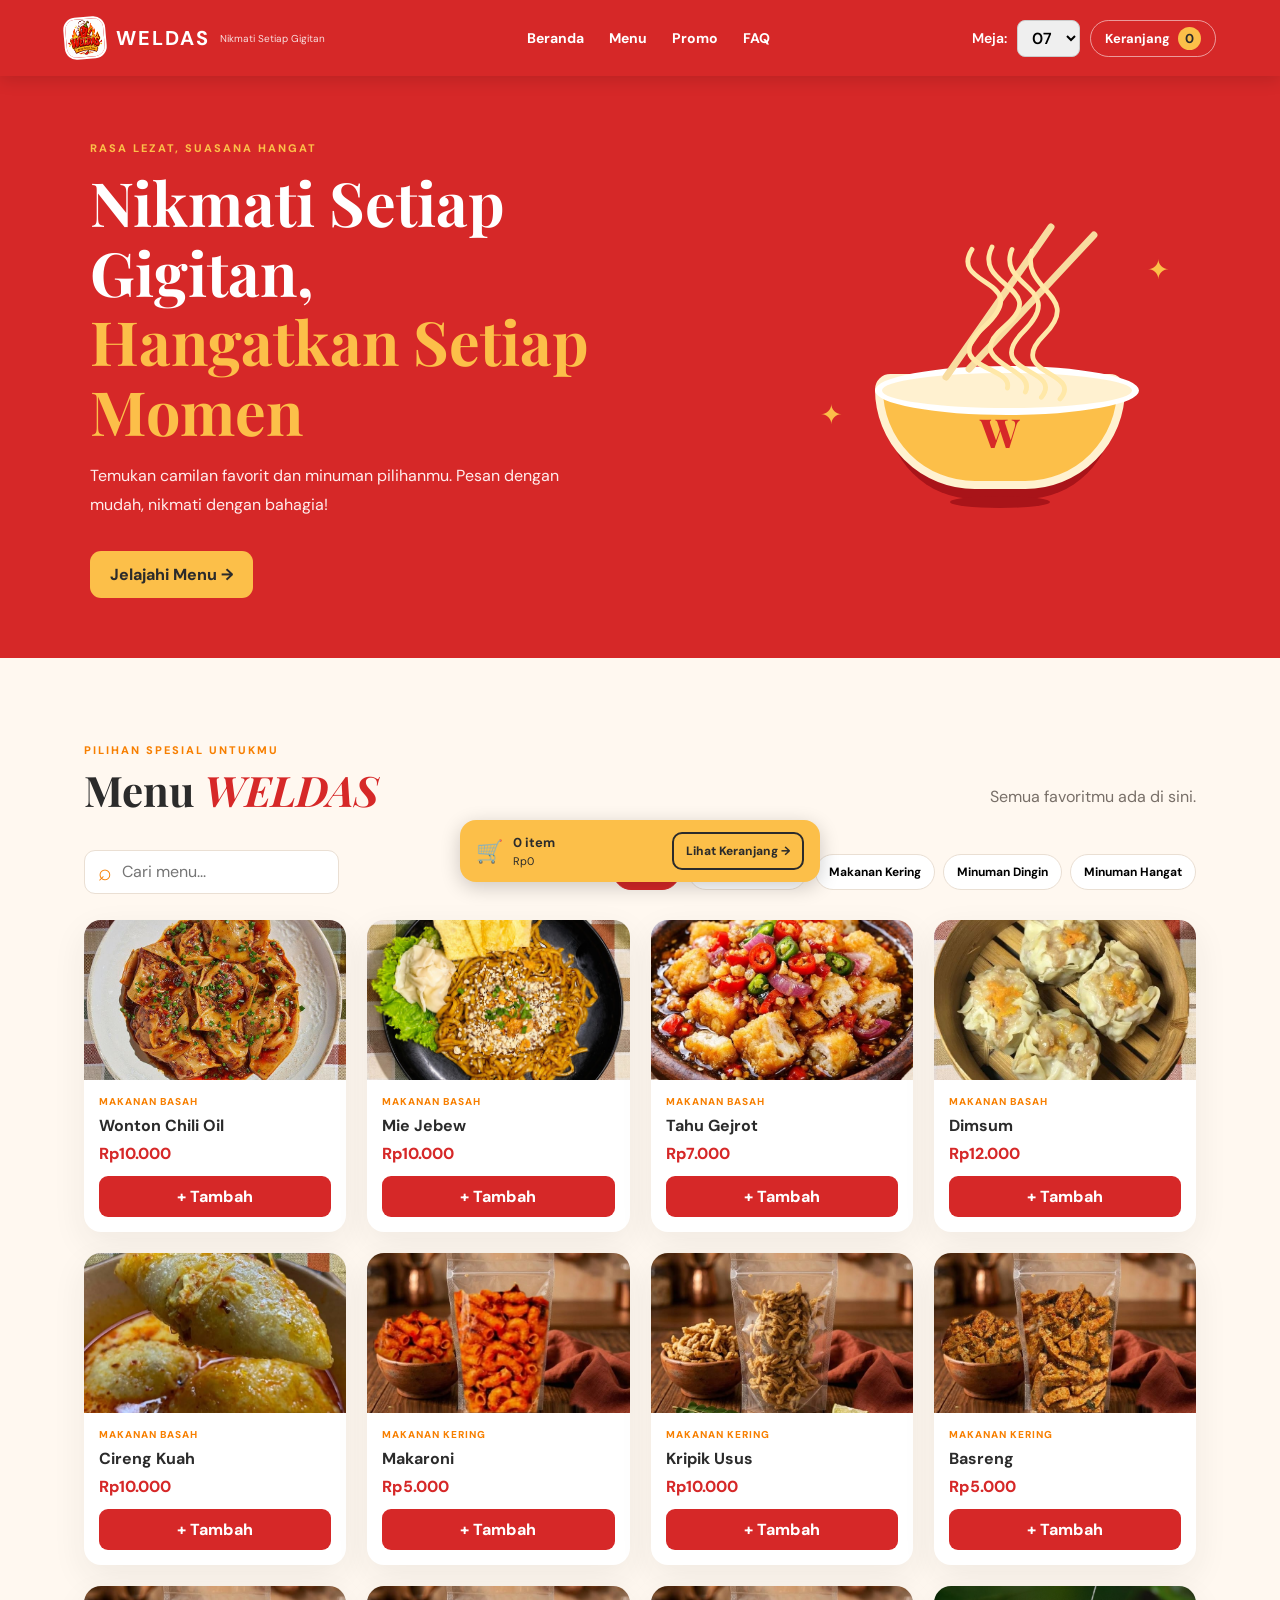
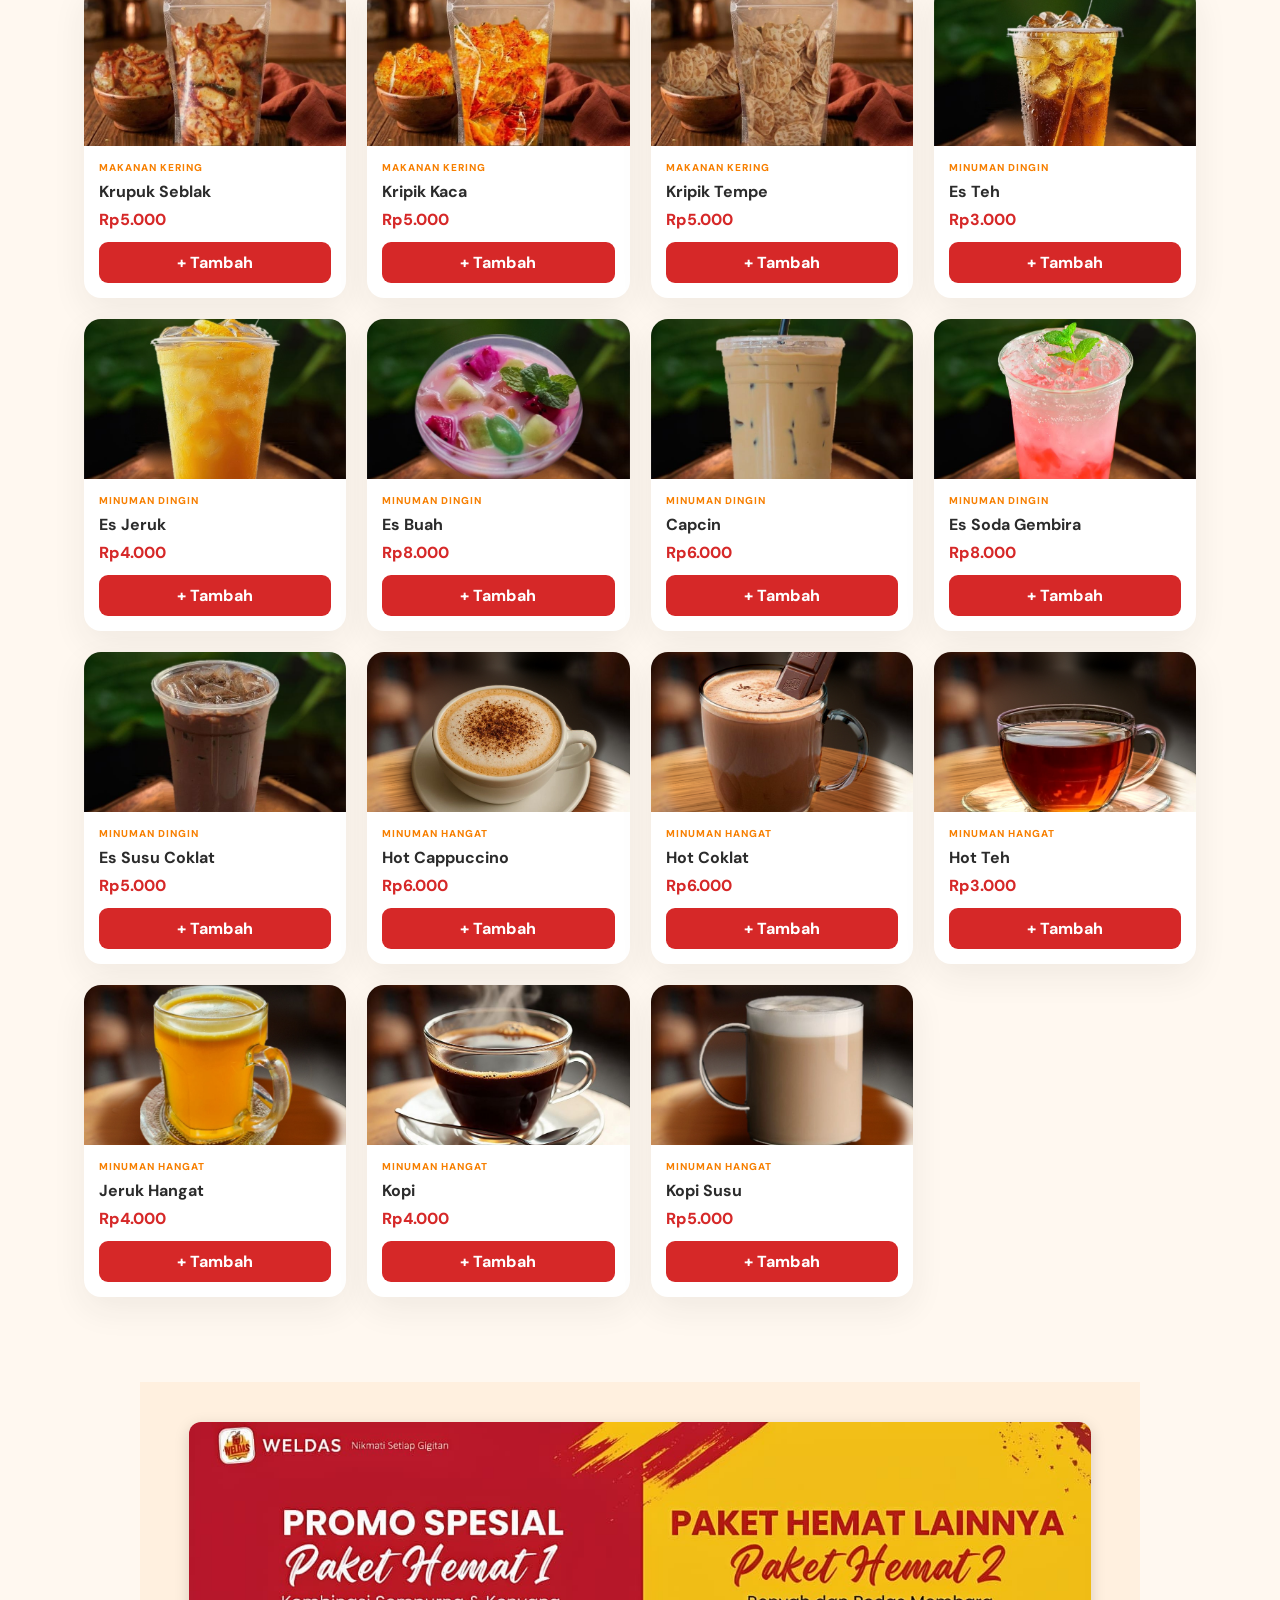
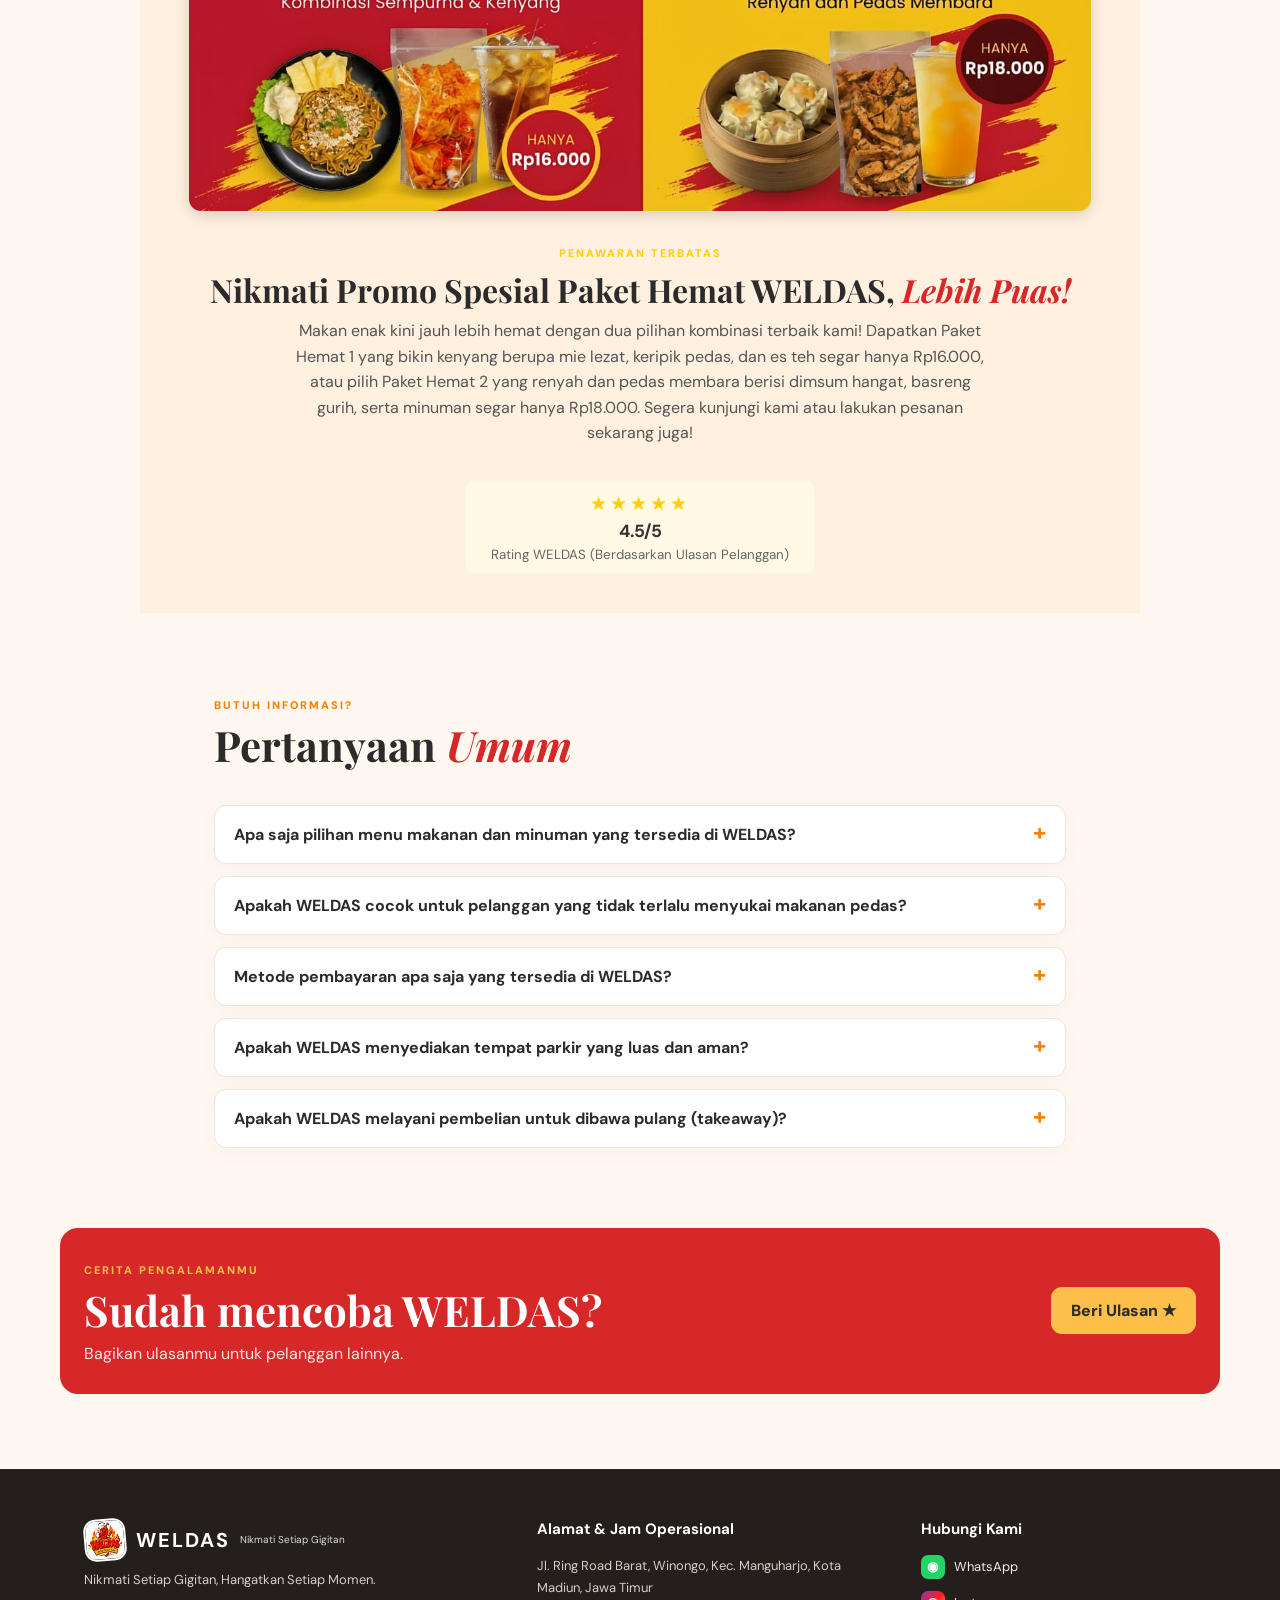
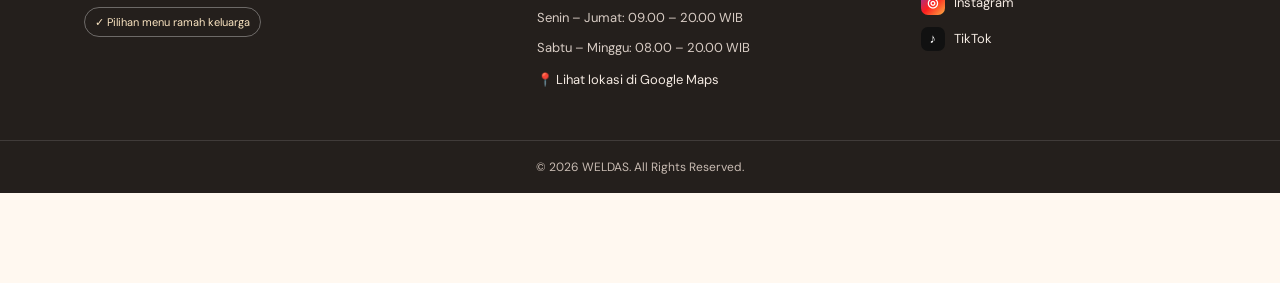
<file: weldas1/index.html>
<!doctype html>
<html lang="id">
  <head>
    <meta charset="UTF-8" />
    <meta name="viewport" content="width=device-width, initial-scale=1.0" />
    <meta name="theme-color" content="#D62828" />
    <title>WELDAS | Nikmati Setiap Gigitan</title>
    <link rel="stylesheet" href="style.css" />
    <script src="script.js" defer></script>
  </head>
  <body>
    <header class="header">
      <a href="#beranda" class="brand">
        <img src="images//images/logo weldas/logo weldas.jpeg" alt="logo WELDAS" class="brand-logo"
        <span><b>WELDAS</b><small>Nikmati Setiap Gigitan</small></span>
      </a>
      <nav>
  <a href="index.html">Beranda</a>
  <a href="menu.html">Menu</a>
  <a href="promo.html">Promo</a>
  <a href="faq.html">FAQ</a>
</nav>
  <div class="header-actions" style="display: flex; align-items: center; gap: 10px;">
    <label for="pilihMeja" style="font-size: 14px; font-weight: 600;">Meja:</label>
    <select id="pilihMeja" style="padding: 6px 10px; border: 1px solid #ccc; border-radius: 8px; font-weight: 600; cursor: pointer;">
      <option value="01">01</option>
      <option value="02">02</option>
      <option value="03">03</option>
      <option value="04">04</option>
      <option value="05">05</option>
      <option value="06">06</option>
      <option value="07" selected>07</option>
      <option value="08">08</option>
      <option value="09">09</option>
      <option value="10">10</option>
    </select>
      <a href="#keranjang" class="header-cart" id="headerCart">
        Keranjang <span id="headerCount">0</span>
      </a>
      </div>
    </header>

    <main>
      <section class="hero" id="beranda">
        <div class="hero-text">
          <span class="eyebrow">Rasa lezat, suasana hangat</span>
          <h1>Nikmati Setiap Gigitan,<br /><em>Hangatkan Setiap Momen</em></h1>
          <p>
            Temukan camilan favorit dan minuman pilihanmu. Pesan dengan mudah,
            nikmati dengan bahagia!
          </p>
          <a href="#menu" class="yellow-button">Jelajahi Menu →</a>
        </div>

        <div class="hero-art" aria-label="Ilustrasi mi dan mangkuk">
          <div class="chopstick chopstick-one"></div>
          <div class="chopstick chopstick-two"></div>
          <svg class="noodles" viewBox="0 0 300 210">
            <path d="M90 8 C60 55 170 45 105 105 S170 150 125 195" />
            <path d="M115 5 C90 55 190 55 130 105 S190 155 150 195" />
            <path d="M140 8 C120 55 210 55 155 110 S210 155 175 195" />
            <path d="M165 10 C150 60 230 65 180 115 S230 160 200 195" />
          </svg>
          <div class="bowl"><span>W</span></div>
          <div class="bowl-base"></div>
          <span class="spark spark-one">✦</span>
          <span class="spark spark-two">✦</span>
        </div>
      </section>

      <section class="section menu-section" id="menu">
        <div class="section-heading">
          <div>
            <span class="eyebrow">Pilihan spesial untukmu</span>
            <h2>Menu <em>WELDAS</em></h2>
          </div>
          <p>Semua favoritmu ada di sini.</p>
        </div>

        <div class="menu-tools">
          <label class="search">
            <span>⌕</span>
            <input id="searchInput" type="search" placeholder="Cari menu..." />
          </label>
          <div class="filters" id="filters">
            <button class="filter active" data-filter="Semua">Semua</button>
            <button class="filter" data-filter="Makanan Basah">
              Makanan Basah
            </button>
            <button class="filter" data-filter="Makanan Kering">
              Makanan Kering
            </button>
            <button class="filter" data-filter="Minuman Dingin">Minuman Dingin</button>
            <button class="filter" data-filter="Minuman Hangat">
              Minuman Hangat
            </button>
          </div>
        </div>
 
        <div class="product-grid" id="productGrid"></div>
        <p id="emptyMessage" class="empty" hidden>Menu tidak ditemukan.</p>
      </section>

       <section class="about" id="promo" style="padding: 40px 20px; max-width: 1000px; margin: 0 auto;">
  <div class="about-inner section" style="display: flex; flex-direction: column; gap: 30px; align-items: center;">
    
    <!-- 1. Gambar Banner Promo Horizontal (Berdasarkan Referensi yang Diinginkan) -->
    <div class="promo-banner-container" style="width: 100%; overflow: hidden; border-radius: 12px; box-shadow: 0 4px 15px rgba(0,0,0,0.15);">
      <img src="images/images/promo banner/promo banner.jpeg" alt="Promo Spesial Paket Hemat Berdua WELDAS" style="width: 100%; height: auto; display: block;" />
    </div>

    <!-- 2. Informasi Detail, Teks Pendukung, & Rating di Bawah Gambar -->
    <div style="width: 100%; text-align: center;">
      <span class="eyebrow" style="color: #FFCD00; font-weight: bold; text-transform: uppercase;">Penawaran Terbatas</span>
      <h2 style="font-size: 2rem; margin: 10px 0;">Nikmati Promo Spesial Paket Hemat WELDAS, <em>Lebih Puas!</em></h2>
      <p style="max-width: 700px; margin: 0 auto 20px auto; color: #555; line-height: 1.6;">
        Makan enak kini jauh lebih hemat dengan dua pilihan kombinasi terbaik kami! Dapatkan Paket Hemat 1 yang bikin kenyang berupa mie lezat, keripik pedas, dan es teh segar hanya Rp16.000, atau pilih Paket Hemat 2 yang renyah dan pedas membara berisi dimsum hangat, basreng gurih, serta minuman segar hanya Rp18.000. Segera kunjungi kami atau lakukan pesanan sekarang juga!
      </p>

      <!-- Bagian Rating yang Tetap Dipertahankan (Sesuai Permintaan Anda) -->
      <div class="rating" style="display: inline-flex; flex-direction: column; align-items: center; gap: 4px; background: #FFF9E6; padding: 10px 25px; border-radius: 8px;">
        <span style="color: #FFCD00; font-size: 1.2rem;">★★★★★</span>
        <b style="font-size: 1.1rem; color: #333;">4.5/5</b>
        <small style="color: #666;">Rating WELDAS (Berdasarkan Ulasan Pelanggan)</small>
      </div>
    </div>

  </div>
</section>

      <!-- FAQ: lima pertanyaan dan jawaban lengkap -->
      <section class="section faq-section" id="faq">
        <div class="section-heading">
          <div>
            <span class="eyebrow">Butuh informasi?</span>
            <h2>Pertanyaan <em>Umum</em></h2>
          </div>
        </div>

        <div class="faq-list">
          <details>
            <summary>
              Apa saja pilihan menu makanan dan minuman yang tersedia di WELDAS?
            </summary>
            <p>
              WELDAS menyediakan berbagai pilihan menu, mulai dari makanan basah
              seperti Mie Jebew, Wonton Chili Oil, Tahu Gejrot, Dimsum, dan
              Cireng Kuah. Tersedia juga aneka makanan kering seperti Basreng,
              Makaroni, Kripik Kaca, Kripik Tempe, serta berbagai pilihan
              minuman dingin dan panas.
            </p>
          </details>

          <details>
            <summary>
              Apakah WELDAS cocok untuk pelanggan yang tidak terlalu menyukai
              makanan pedas?
            </summary>
            <p>
              Tentu saja! WELDAS menyediakan lima pilihan tingkat kepedasan,
              mulai dari Level 1 (Ringan) hingga Level 5 (Ekstra Pedas), khusus
              untuk makanan basah. Kamu bisa memilih tingkat kepedasan sesuai
              selera dan kemampuanmu.
            </p>
          </details>

          <details>
            <summary>
              Metode pembayaran apa saja yang tersedia di WELDAS?
            </summary>
            <p>
              WELDAS menyediakan dua metode pembayaran yang praktis, yaitu
              pembayaran tunai (cash) secara langsung di kasir dan pembayaran
              digital melalui QRIS yang dapat diakses melalui website WELDAS.
              Pelanggan bebas memilih metode pembayaran sesuai kenyamanan.
            </p>
          </details>

          <details>
            <summary>
              Apakah WELDAS menyediakan tempat parkir yang luas dan aman?
            </summary>
            <p>
              Tentu! WELDAS menyediakan area parkir bagi pelanggan yang datang
              berkunjung. Dengan adanya fasilitas ini, pelanggan dapat menikmati
              hidangan dengan lebih nyaman.
            </p>
          </details>

          <details>
            <summary>
              Apakah WELDAS melayani pembelian untuk dibawa pulang (takeaway)?
            </summary>
            <p>
              Tentu saja! Selain menikmati makanan langsung di tempat, pelanggan
              juga dapat memesan makanan untuk dibawa pulang (takeaway). Jadi,
              kamu tetap bisa menikmati hidangan favorit WELDAS di mana pun kamu
              berada.
            </p>
          </details>
        </div>
      </section>

      <section class="review-cta section">
        <div>
          <span class="eyebrow">Cerita pengalamanmu</span>
          <h2>Sudah mencoba WELDAS?</h2>
          <p>Bagikan ulasanmu untuk pelanggan lainnya.</p>
        </div>
        <button class="yellow-button" id="openReview">Beri Ulasan ★</button>
      </section>
    </main>

    <!-- FOOTER: alamat, jam buka, WhatsApp, Instagram, TikTok, Maps -->
    <footer class="footer">
      <div class="footer-grid section">
        <div>
          <a href="#beranda" class="brand">
            <img src="images/images/logo weldas/logo weldas.jpeg" alt="logo WELDAS" class="brand-logo"
            <span><b>WELDAS</b><small>Nikmati Setiap Gigitan</small></span>
          </a>
          <p>Nikmati Setiap Gigitan, Hangatkan Setiap Momen.</p>
          <span class="halal-note">✓ Pilihan menu ramah keluarga</span>
        </div>

        <div>
          <h3>Alamat & Jam Operasional</h3>
          <p>
            Jl. Ring Road Barat, Winongo, Kec. Manguharjo, Kota Madiun, Jawa
            Timur
          </p>
          <p>Senin – Jumat: 09.00 – 20.00 WIB</p>
          <p>Sabtu – Minggu: 08.00 – 20.00 WIB</p>
          <a
            href="https://maps.app.goo.gl/T5j5ChVFd34k3Gd1A?g_st=ac"
            target="_blank"
            rel="noopener noreferrer"
          >
            📍 Lihat lokasi di Google Maps
          </a>
        </div>

        <div>
          <h3>Hubungi Kami</h3>
          <a
            href="https://wa.me/6289518904367?text=Halo%20WELDAS%2C%20saya%20ingin%20bertanya."
            target="_blank"
            rel="noopener noreferrer"
          >
            <span class="social whatsapp">◉</span> WhatsApp
          </a>
          <a
            href="https://www.instagram.com/dell0vies?srtk=Y2R6aWxuaWFlOXpq"
            target="_blank"
            rel="noopener noreferrer"
          >
            <span class="social instagram">◎</span> Instagram
          </a>
          <a
            href="https://tiktok.com/@adwweelll"
            target="_blank"
            rel="noopener noreferrer"
          >
            <span class="social tiktok">♪</span> TikTok
          </a>
        </div>
      </div>
      <div class="copyright">© 2026 WELDAS. All Rights Reserved.</div>
    </footer>

    <!-- Keranjang tetap terlihat di bawah layar -->
    <div class="sticky-cart">
      <div class="sticky-info">
        <span>🛒</span>
        <div>
          <b id="stickyCount">0 item</b><small id="stickyTotal">Rp0</small>
        </div>
      </div>
      <button id="viewCart" class="view-cart">Lihat Keranjang →</button>
    </div>

    <!-- Modal pilihan pedas -->
    <div class="modal" id="spiceModal">
      <div class="backdrop" data-close="spiceModal"></div>
      <div class="dialog">
        <button class="x" data-close="spiceModal">×</button>
        <span class="eyebrow">Atur sesuai seleramu</span>
        <h2>Pilih tingkat pedas</h2>
        <p id="spiceName"></p>
        <div id="spiceChoices" class="spice-choices"></div>
        <button id="confirmSpice" class="action-button">
          Tambahkan ke Keranjang
        </button>
      </div>
    </div>

    <!-- Modal keranjang -->
    <div class="modal" id="cartModal">
      <div class="backdrop" data-close="cartModal"></div>
      <div class="dialog wide">
        <button class="x" data-close="cartModal">×</button>
        <span class="eyebrow">Pesananmu</span>
        <h2>Keranjang Belanja</h2>
        <div id="cartLines"></div>
        <div class="total-row"><b>Total</b><b id="cartTotal">Rp0</b></div>
        <button id="checkoutBtn" class="action-button">Lanjut Checkout</button>
      </div>
    </div>

    <!-- Modal checkout -->
    <div class="modal" id="checkoutModal">
      <div class="backdrop" data-close="checkoutModal"></div>
      <div class="dialog wide">
        <button class="x" data-close="checkoutModal">×</button>
        <span class="eyebrow">Satu langkah lagi</span>
        <h2>Konfirmasi Pesanan</h2>
        <label class="field"
          >Jenis pesanan
          <select id="orderType">
            <option value="Dine-in">Makan di tempat (Dine-in)</option>
            <option value="Takeaway">Dibawa pulang (Takeaway)</option>
          </select>
        </label>
        <p id="tableInfo" class="table-info"></p>
        <<fieldset class="payments">
  <label>
    <input type="radio" name="payment" value="QRIS" checked id="qrisRadio" /> QRIS 
  </label>
  <label>
    <input type="radio" name="payment" value="Tunai" id="cashRadio" /> Tunai / Cash
  </label>

  <!-- Wadah QRIS -->
  <div id="qrisContainer" class="qris-container" style="display: block; text-align: center; margin-top: 15px; padding: 15px; background: #fff; border: 1px solid #ddd; border-radius: 8px;">
    <p style="font-size: 0.9rem; margin-bottom: 10px; color: #333;">Scan QRIS di bawah ini:</p>
    <img src="images/images/qris-weldas/qris weldas2.jpeg" alt="QRIS" style="width: 180px; height: auto; display: block; margin: 0 auto;" />
    
  </div>
</fieldset>

</fieldset>
        <div id="checkoutSummary" class="checkout-summary"></div>
        <label class="consent"
          ><input type="checkbox" id="consent" /> Saya sudah memeriksa detail
          pesanan dan menyetujuinya.</label
        >
        <button id="placeOrder" class="action-button">Buat Pesanan</button>
      </div>
    </div>

    <!-- Modal pesanan berhasil -->
    <div class="modal" id="successModal">
      <div class="backdrop"></div>
      <div class="dialog wide">
        <div class="success-mark">✓</div>
        <span class="eyebrow">Pesanan berhasil dibuat</span>
        <h2>Terima kasih!</h2>
        <div id="receipt"></div>
        <button id="trackBtn" class="action-button">
          Lihat Status Pesanan
        </button>
      </div>
    </div>

    <!-- Pelacakan pesanan -->
    <section class="tracking" id="tracking" hidden>
      <div class="tracking-card">
        <button id="closeTracking" class="x">×</button>
        <span class="eyebrow">Pantau pesananmu</span>
        <h2>Status Pesanan</h2>
        <b id="trackingId"></b>
        <p class="muted">
          Status ini merupakan simulasi website demo, bukan pembaruan langsung
          dari dapur.
        </p>
        <ol id="timeline" class="timeline"></ol>
        <button id="enableNotifications" class="yellow-button">
          Aktifkan Notifikasi Status
        </button>
        <p id="notificationInfo" class="muted">
          Notifikasi memerlukan izin browser dan website tetap terbuka.
        </p>
      </div>
    </section>

    <!-- Modal ulasan -->
    <div class="modal" id="reviewModal">
      <div class="backdrop" data-close="reviewModal"></div>
      <div class="dialog">
        <button class="x" data-close="reviewModal">×</button>
        <span class="eyebrow">Ulasan pelanggan</span>
        <h2>Bagaimana pengalamanmu?</h2>
        <div id="stars" class="stars">
          <button data-rating="1">★</button>
          <button data-rating="2">★</button>
          <button data-rating="3">★</button>
          <button data-rating="4">★</button>
          <button data-rating="5">★</button>
        </div>
        <label class="field"
          >Komentar
          <textarea
            id="reviewText"
            rows="4"
            placeholder="Ceritakan pengalamanmu..."
          ></textarea>
        </label>
        <button id="sendReview" class="action-button">Kirim Ulasan</button>
        <p id="reviewInfo" class="muted"></p>
      </div>
    </div>

    <div class="toast" id="toast" role="status" aria-live="polite"></div>
    
  </body>
</html>
</file>
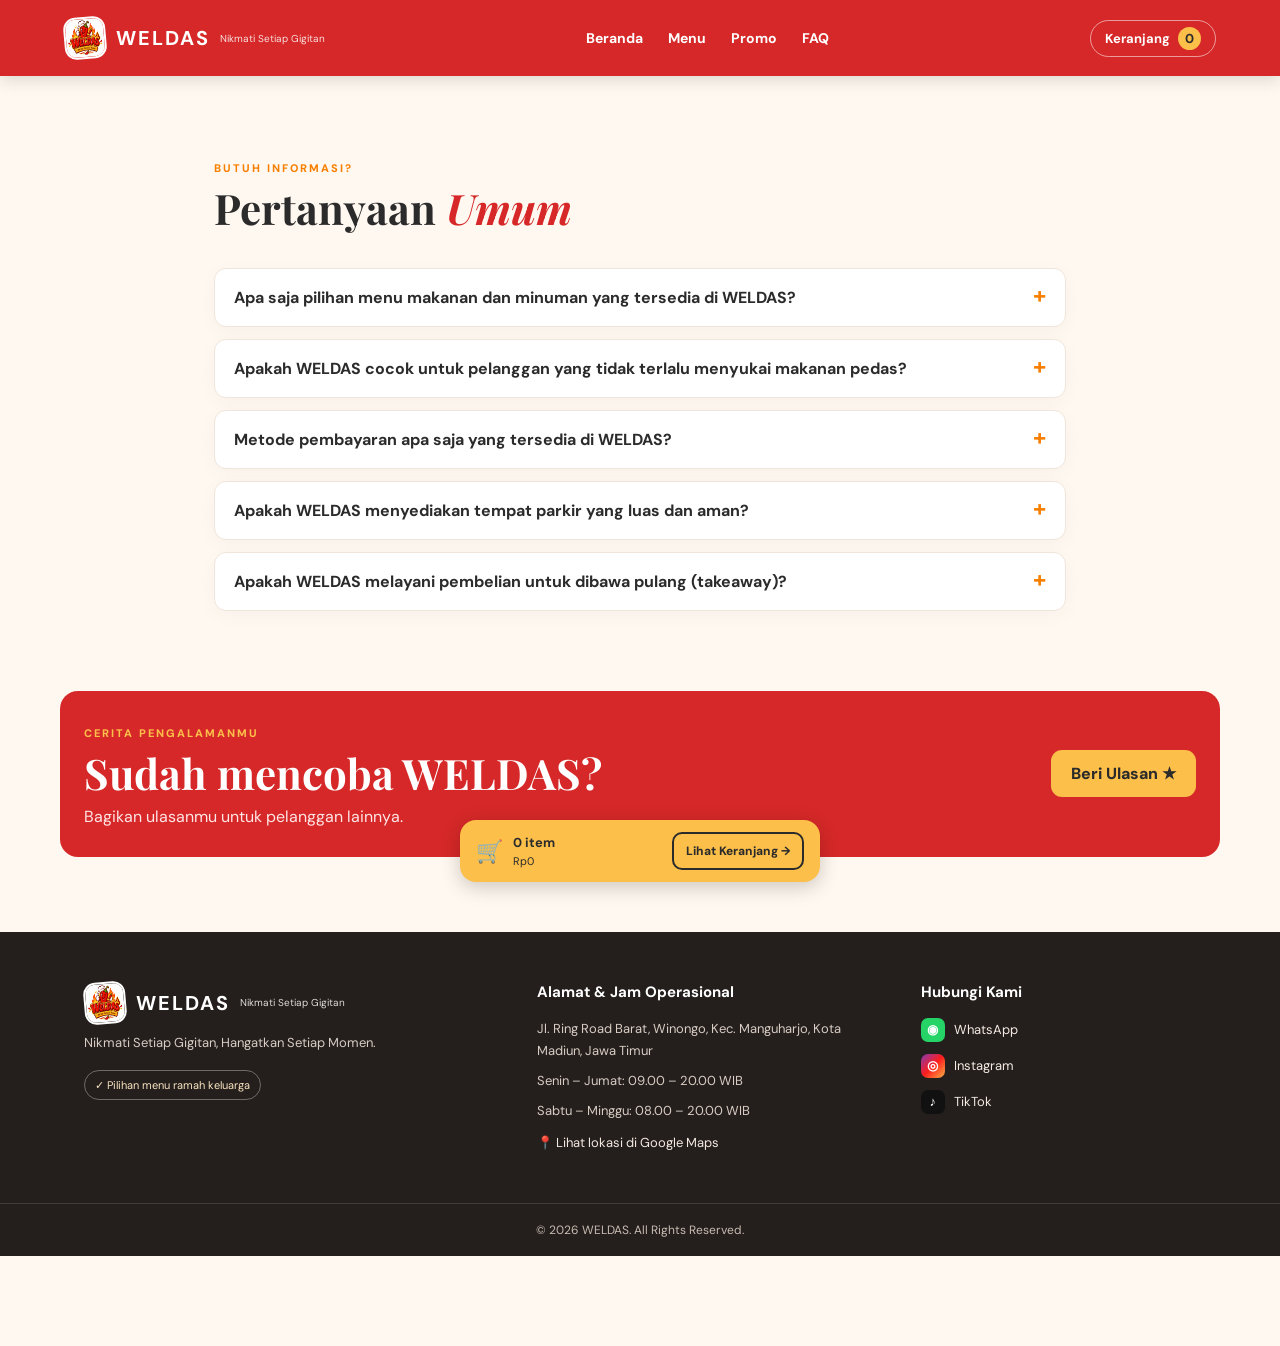
<file: weldas1/faq.html>
<!doctype html>
<html lang="id">
  <head>
    <meta charset="UTF-8" />
    <meta name="viewport" content="width=device-width, initial-scale=1.0" />
    <meta name="theme-color" content="#D62828" />
    <title>WELDAS | Nikmati Setiap Gigitan</title>
    <link rel="stylesheet" href="style.css" />
    <script src="script.js" defer></script>
  </head>
  <body>
    <header class="header">
      <a href="#beranda" class="brand">
        <img src="images//images/logo weldas/logo weldas.jpeg" alt="logo WELDAS" class="brand-logo"
        <span><b>WELDAS</b><small>Nikmati Setiap Gigitan</small></span>
      </a>
      <nav>
  <a href="index.html">Beranda</a>
  <a href="menu.html">Menu</a>
  <a href="promo.html">Promo</a>
  <a href="faq.html">FAQ</a>
</nav>
      <a href="#keranjang" class="header-cart" id="headerCart">
        Keranjang <span id="headerCount">0</span>
      </a>
    </header>

    <main>
      
      <!-- FAQ: lima pertanyaan dan jawaban lengkap -->
      <section class="section faq-section" id="faq">
        <div class="section-heading">
          <div>
            <span class="eyebrow">Butuh informasi?</span>
            <h2>Pertanyaan <em>Umum</em></h2>
          </div>
        </div>

        <div class="faq-list">
          <details>
            <summary>
              Apa saja pilihan menu makanan dan minuman yang tersedia di WELDAS?
            </summary>
            <p>
              WELDAS menyediakan berbagai pilihan menu, mulai dari makanan basah
              seperti Mie Jebew, Wonton Chili Oil, Tahu Gejrot, Dimsum, dan
              Cireng Kuah. Tersedia juga aneka makanan kering seperti Basreng,
              Makaroni, Kripik Kaca, Kripik Tempe, serta berbagai pilihan
              minuman dingin dan panas.
            </p>
          </details>

          <details>
            <summary>
              Apakah WELDAS cocok untuk pelanggan yang tidak terlalu menyukai
              makanan pedas?
            </summary>
            <p>
              Tentu saja! WELDAS menyediakan lima pilihan tingkat kepedasan,
              mulai dari Level 1 (Ringan) hingga Level 5 (Ekstra Pedas), khusus
              untuk makanan basah. Kamu bisa memilih tingkat kepedasan sesuai
              selera dan kemampuanmu.
            </p>
          </details>

          <details>
            <summary>
              Metode pembayaran apa saja yang tersedia di WELDAS?
            </summary>
            <p>
              WELDAS menyediakan dua metode pembayaran yang praktis, yaitu
              pembayaran tunai (cash) secara langsung di kasir dan pembayaran
              digital melalui QRIS yang dapat diakses melalui website WELDAS.
              Pelanggan bebas memilih metode pembayaran sesuai kenyamanan.
            </p>
          </details>

          <details>
            <summary>
              Apakah WELDAS menyediakan tempat parkir yang luas dan aman?
            </summary>
            <p>
              Tentu! WELDAS menyediakan area parkir bagi pelanggan yang datang
              berkunjung. Dengan adanya fasilitas ini, pelanggan dapat menikmati
              hidangan dengan lebih nyaman.
            </p>
          </details>

          <details>
            <summary>
              Apakah WELDAS melayani pembelian untuk dibawa pulang (takeaway)?
            </summary>
            <p>
              Tentu saja! Selain menikmati makanan langsung di tempat, pelanggan
              juga dapat memesan makanan untuk dibawa pulang (takeaway). Jadi,
              kamu tetap bisa menikmati hidangan favorit WELDAS di mana pun kamu
              berada.
            </p>
          </details>
        </div>
      </section>

      <section class="review-cta section">
        <div>
          <span class="eyebrow">Cerita pengalamanmu</span>
          <h2>Sudah mencoba WELDAS?</h2>
          <p>Bagikan ulasanmu untuk pelanggan lainnya.</p>
        </div>
        <button class="yellow-button" id="openReview">Beri Ulasan ★</button>
      </section>
    </main>
 
    <!-- FOOTER: alamat, jam buka, WhatsApp, Instagram, TikTok, Maps -->
    <footer class="footer">
      <div class="footer-grid section">
        <div>
          <a href="#beranda" class="brand">
            <img src="images/images/logo weldas/logo weldas.jpeg" alt="logo WELDAS" class="brand-logo"
            <span><b>WELDAS</b><small>Nikmati Setiap Gigitan</small></span>
          </a>
          <p>Nikmati Setiap Gigitan, Hangatkan Setiap Momen.</p>
          <span class="halal-note">✓ Pilihan menu ramah keluarga</span>
        </div>

        <div>
          <h3>Alamat & Jam Operasional</h3>
          <p>
            Jl. Ring Road Barat, Winongo, Kec. Manguharjo, Kota Madiun, Jawa
            Timur
          </p>
          <p>Senin – Jumat: 09.00 – 20.00 WIB</p>
          <p>Sabtu – Minggu: 08.00 – 20.00 WIB</p>
          <a
            href="https://maps.app.goo.gl/T5j5ChVFd34k3Gd1A?g_st=ac"
            target="_blank"
            rel="noopener noreferrer"
          >
            📍 Lihat lokasi di Google Maps
          </a>
        </div>

        <div>
          <h3>Hubungi Kami</h3>
          <a
            href="https://wa.me/6289518904367?text=Halo%20WELDAS%2C%20saya%20ingin%20bertanya."
            target="_blank"
            rel="noopener noreferrer"
          >
            <span class="social whatsapp">◉</span> WhatsApp
          </a>
          <a
            href="https://www.instagram.com/dell0vies?srtk=Y2R6aWxuaWFlOXpq"
            target="_blank"
            rel="noopener noreferrer"
          >
            <span class="social instagram">◎</span> Instagram
          </a>
          <a
            href="https://tiktok.com/@adwweelll"
            target="_blank"
            rel="noopener noreferrer"
          >
            <span class="social tiktok">♪</span> TikTok
          </a>
        </div>
      </div>
      <div class="copyright">© 2026 WELDAS. All Rights Reserved.</div>
    </footer>

    <!-- Keranjang tetap terlihat di bawah layar -->
    <div class="sticky-cart">
      <div class="sticky-info">
        <span>🛒</span>
        <div>
          <b id="stickyCount">0 item</b><small id="stickyTotal">Rp0</small>
        </div>
      </div>
      <button id="viewCart" class="view-cart">Lihat Keranjang →</button>
    </div>

    <!-- Modal pilihan pedas -->
    <div class="modal" id="spiceModal">
      <div class="backdrop" data-close="spiceModal"></div>
      <div class="dialog">
        <button class="x" data-close="spiceModal">×</button>
        <span class="eyebrow">Atur sesuai seleramu</span>
        <h2>Pilih tingkat pedas</h2>
        <p id="spiceName"></p>
        <div id="spiceChoices" class="spice-choices"></div>
        <button id="confirmSpice" class="action-button">
          Tambahkan ke Keranjang
        </button>
      </div>
    </div>

    <!-- Modal keranjang -->
    <div class="modal" id="cartModal">
      <div class="backdrop" data-close="cartModal"></div>
      <div class="dialog wide">
        <button class="x" data-close="cartModal">×</button>
        <span class="eyebrow">Pesananmu</span>
        <h2>Keranjang Belanja</h2>
        <div id="cartLines"></div>
        <div class="total-row"><b>Total</b><b id="cartTotal">Rp0</b></div>
        <button id="checkoutBtn" class="action-button">Lanjut Checkout</button>
      </div>
    </div>

    <!-- Modal checkout -->
    <div class="modal" id="checkoutModal">
      <div class="backdrop" data-close="checkoutModal"></div>
      <div class="dialog wide">
        <button class="x" data-close="checkoutModal">×</button>
        <span class="eyebrow">Satu langkah lagi</span>
        <h2>Konfirmasi Pesanan</h2>
        <label class="field"
          >Jenis pesanan
          <select id="orderType">
            <option value="Dine-in">Makan di tempat (Dine-in)</option>
            <option value="Takeaway">Dibawa pulang (Takeaway)</option>
          </select>
        </label>
        <p id="tableInfo" class="table-info"></p>
        <fieldset class="payments">
          <legend>Metode pembayaran</legend>
          <label
            ><input type="radio" name="payment" value="QRIS" checked /> QRIS
            (demo)</label
          >
          <label
            ><input type="radio" name="payment" value="Tunai" /> Tunai /
            Cash</label
          >
        </fieldset>
        <div id="checkoutSummary" class="checkout-summary"></div>
        <label class="consent"
          ><input type="checkbox" id="consent" /> Saya sudah memeriksa detail
          pesanan dan menyetujuinya.</label
        >
        <button id="placeOrder" class="action-button">Buat Pesanan</button>
      </div>
    </div>

    <!-- Modal pesanan berhasil -->
    <div class="modal" id="successModal">
      <div class="backdrop"></div>
      <div class="dialog wide">
        <div class="success-mark">✓</div>
        <span class="eyebrow">Pesanan berhasil dibuat</span>
        <h2>Terima kasih!</h2>
        <div id="receipt"></div>
        <button id="trackBtn" class="action-button">
          Lihat Status Pesanan
        </button>
      </div>
    </div>

    <!-- Pelacakan pesanan -->
    <section class="tracking" id="tracking" hidden>
      <div class="tracking-card">
        <button id="closeTracking" class="x">×</button>
        <span class="eyebrow">Pantau pesananmu</span>
        <h2>Status Pesanan</h2>
        <b id="trackingId"></b>
        <p class="muted">
          Status ini merupakan simulasi website demo, bukan pembaruan langsung
          dari dapur.
        </p>
        <ol id="timeline" class="timeline"></ol>
        <button id="enableNotifications" class="yellow-button">
          Aktifkan Notifikasi Status
        </button>
        <p id="notificationInfo" class="muted">
          Notifikasi memerlukan izin browser dan website tetap terbuka.
        </p>
      </div>
    </section>

    <!-- Modal ulasan -->
    <div class="modal" id="reviewModal">
      <div class="backdrop" data-close="reviewModal"></div>
      <div class="dialog">
        <button class="x" data-close="reviewModal">×</button>
        <span class="eyebrow">Ulasan pelanggan</span>
        <h2>Bagaimana pengalamanmu?</h2>
        <div id="stars" class="stars">
          <button data-rating="1">★</button>
          <button data-rating="2">★</button>
          <button data-rating="3">★</button>
          <button data-rating="4">★</button>
          <button data-rating="5">★</button>
        </div>
        <label class="field"
          >Komentar
          <textarea
            id="reviewText"
            rows="4"
            placeholder="Ceritakan pengalamanmu..."
          ></textarea>
        </label>
        <button id="sendReview" class="action-button">Kirim Ulasan</button>
        <p id="reviewInfo" class="muted"></p>
      </div>
    </div>

    <div class="toast" id="toast" role="status" aria-live="polite"></div>
  </body>
</html>
</file>
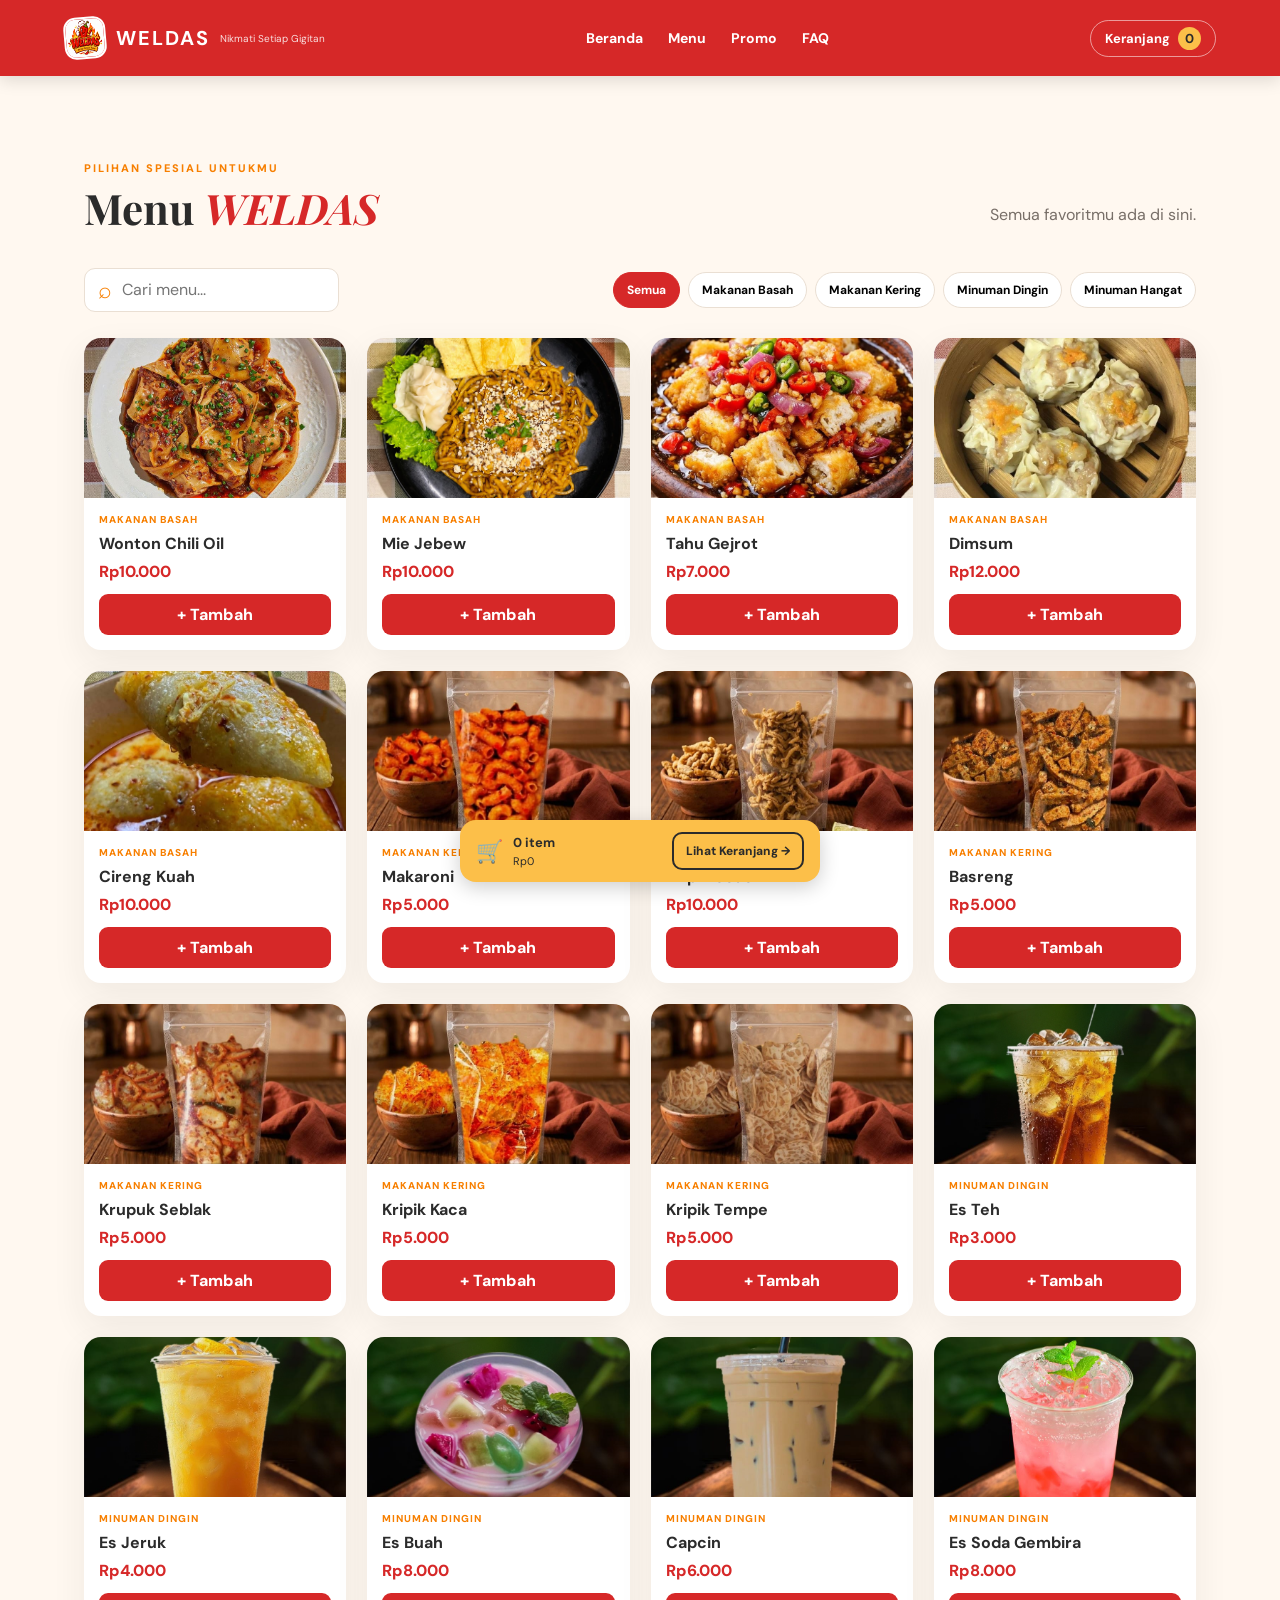
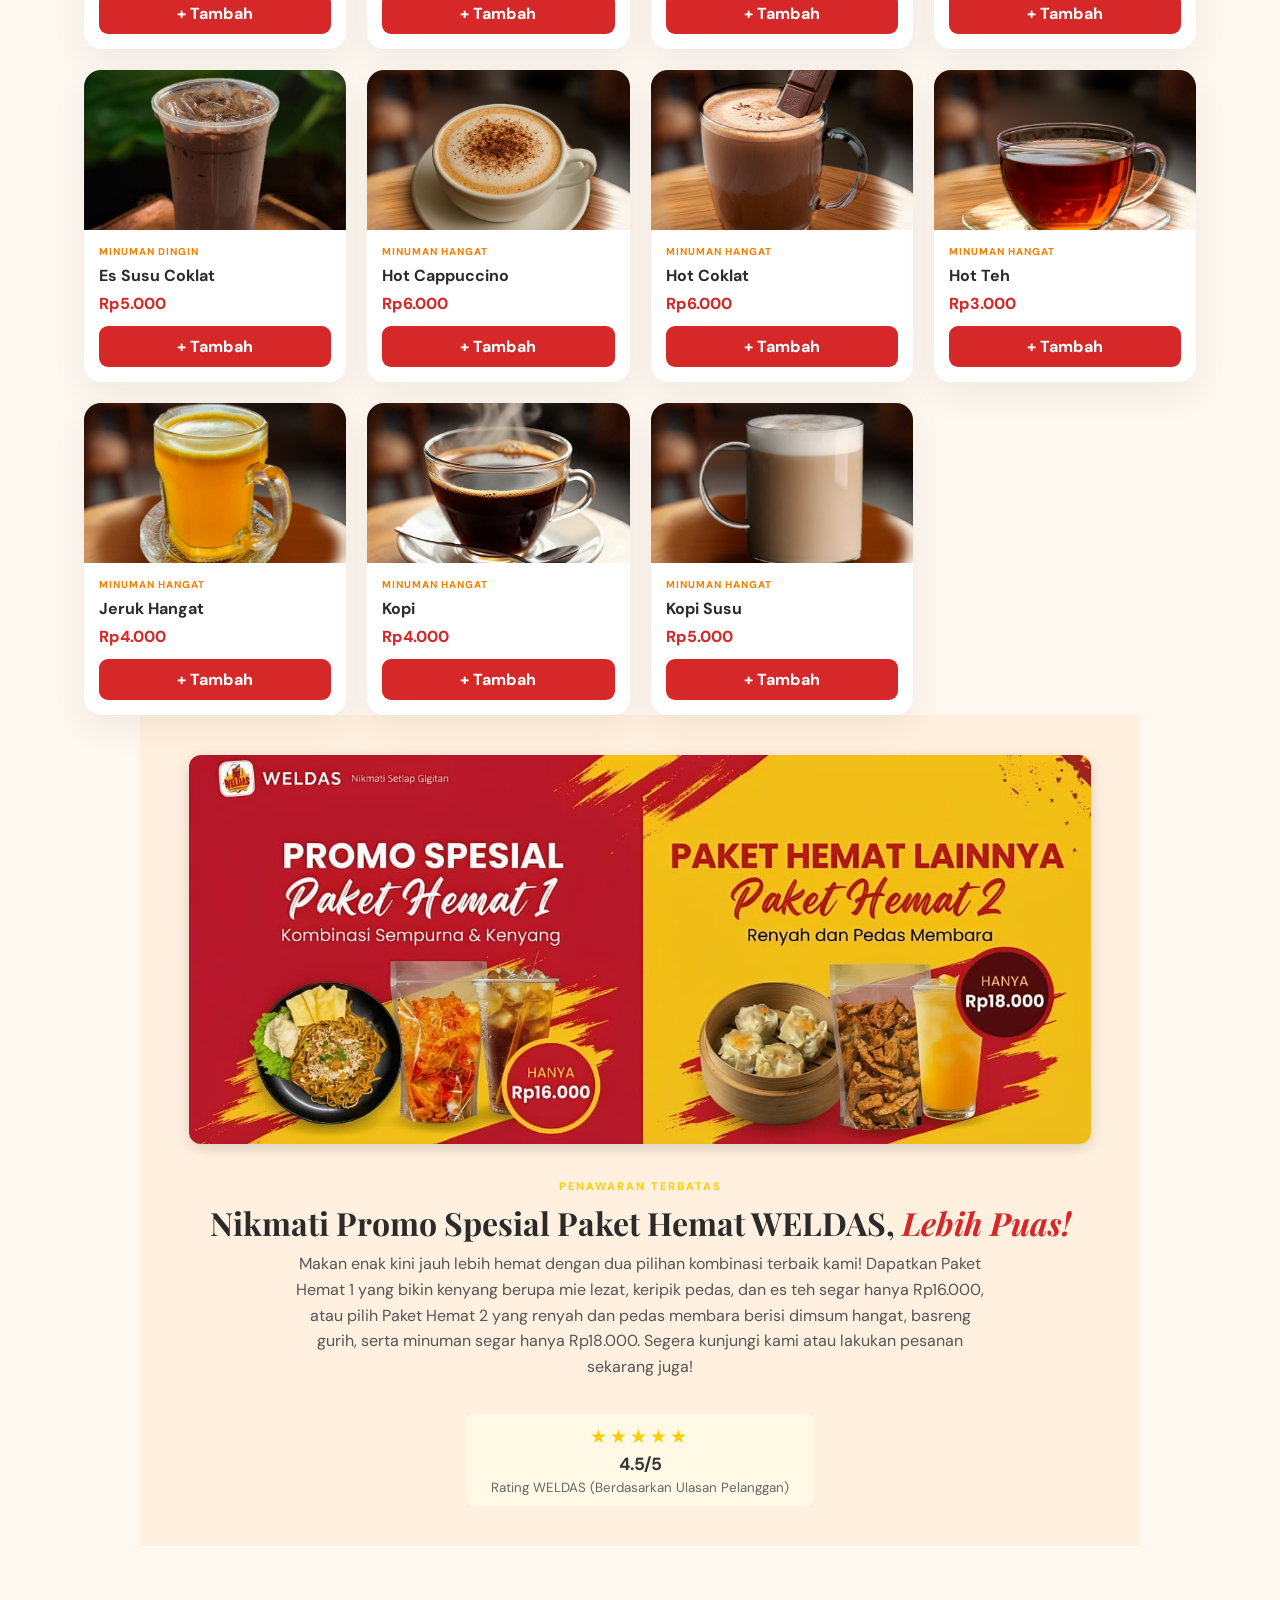
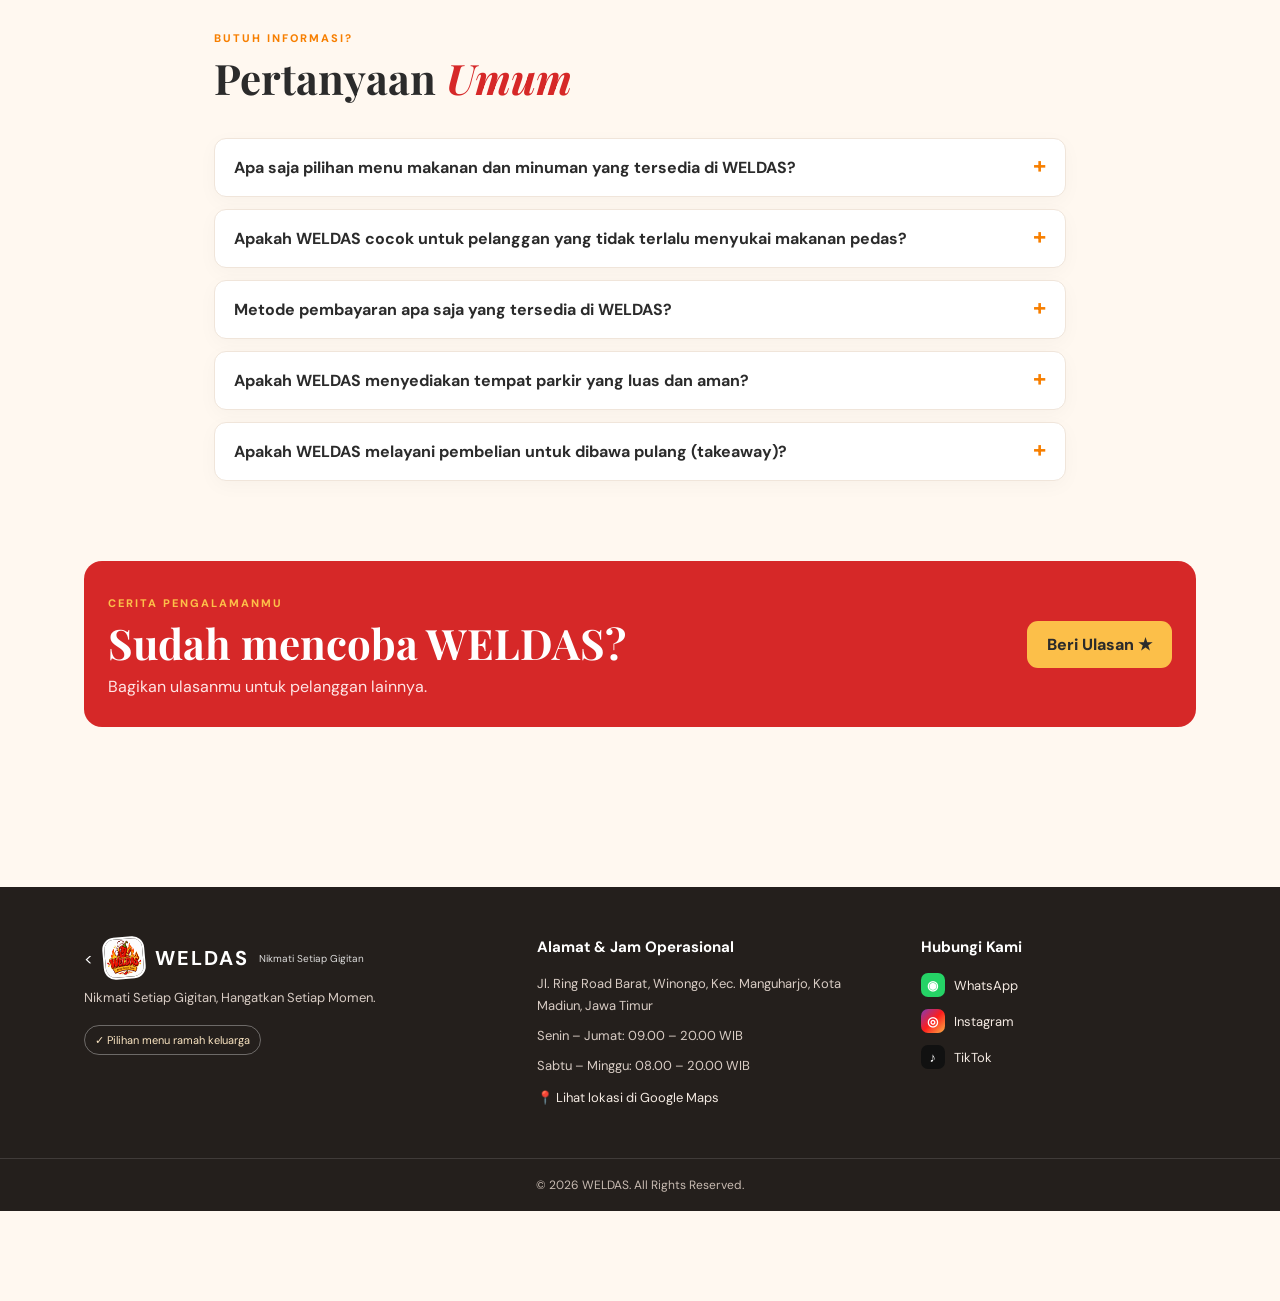
<file: weldas1/menu.html>
<!doctype html>
<html lang="id">
  <head>
    <meta charset="UTF-8" />
    <meta name="viewport" content="width=device-width, initial-scale=1.0" />
    <meta name="theme-color" content="#D62828" />
    <title>WELDAS | Promo Spesial</title>
    <link rel="stylesheet" href="style.css" />
    <script src="script.js" defer></script>
  </head>
  <body>
    <header class="header">
      <a href="#beranda" class="brand">
        <img src="images/images/logo weldas/logo weldas.jpeg" alt="logo WELDAS" class="brand-logo"
        <span><b>WELDAS</b><small>Nikmati Setiap Gigitan</small></span>
      </a>
      <nav>
  <a href="index.html">Beranda</a>
  <a href="menu.html">Menu</a>
  <a href="promo.html">Promo</a>
  <a href="faq.html">FAQ</a>
      </nav>
      <a href="#keranjang" class="header-cart" id="headerCart">
        Keranjang <span id="headerCount">0</span>
      </a>
    </header>

    <main>
     <section class="section menu-section" id="menu">
        <div class="section-heading">
          <div>
            <span class="eyebrow">Pilihan spesial untukmu</span>
            <h2>Menu <em>WELDAS</em></h2>
          </div>
          <p>Semua favoritmu ada di sini.</p>
        </div>

        <div class="menu-tools">
          <label class="search">
            <span>⌕</span>
            <input id="searchInput" type="search" placeholder="Cari menu..." />
          </label>
          <div class="filters" id="filters">
            <button class="filter active" data-filter="Semua">Semua</button>
            <button class="filter" data-filter="Makanan Basah">
              Makanan Basah
            </button>
            <button class="filter" data-filter="Makanan Kering">
              Makanan Kering
            </button>
            <button class="filter" data-filter="Minuman Dingin">Minuman Dingin</button>
            <button class="filter" data-filter="Minuman Hangat">
              Minuman Hangat
            </button>
          </div>
        </div>

        <div class="product-grid" id="productGrid"></div>
        <p id="emptyMessage" class="empty" hidden>Menu tidak ditemukan.</p>
      

       <section class="about" id="promo" style="padding: 40px 20px; max-width: 1000px; margin: 0 auto;">
  <div class="about-inner section" style="display: flex; flex-direction: column; gap: 30px; align-items: center;">
    
    <!-- 1. Gambar Banner Promo Horizontal (Berdasarkan Referensi yang Diinginkan) -->
    <div class="promo-banner-container" style="width: 100%; overflow: hidden; border-radius: 12px; box-shadow: 0 4px 15px rgba(0,0,0,0.15);">
      <img src="images/images/promo banner/promo banner.jpeg" alt="Promo Spesial Paket Hemat Berdua WELDAS" style="width: 100%; height: auto; display: block;" />
    </div>

    <!-- 2. Informasi Detail, Teks Pendukung, & Rating di Bawah Gambar -->
    <div style="width: 100%; text-align: center;">
      <span class="eyebrow" style="color: #FFCD00; font-weight: bold; text-transform: uppercase;">Penawaran Terbatas</span>
      <h2 style="font-size: 2rem; margin: 10px 0;">Nikmati Promo Spesial Paket Hemat WELDAS, <em>Lebih Puas!</em></h2>
      <p style="max-width: 700px; margin: 0 auto 20px auto; color: #555; line-height: 1.6;">
        Makan enak kini jauh lebih hemat dengan dua pilihan kombinasi terbaik kami! Dapatkan Paket Hemat 1 yang bikin kenyang berupa mie lezat, keripik pedas, dan es teh segar hanya Rp16.000, atau pilih Paket Hemat 2 yang renyah dan pedas membara berisi dimsum hangat, basreng gurih, serta minuman segar hanya Rp18.000. Segera kunjungi kami atau lakukan pesanan sekarang juga!
      </p>

      <!-- Bagian Rating yang Tetap Dipertahankan (Sesuai Permintaan Anda) -->
      <div class="rating" style="display: inline-flex; flex-direction: column; align-items: center; gap: 4px; background: #FFF9E6; padding: 10px 25px; border-radius: 8px;">
        <span style="color: #FFCD00; font-size: 1.2rem;">★★★★★</span>
        <b style="font-size: 1.1rem; color: #333;">4.5/5</b>
        <small style="color: #666;">Rating WELDAS (Berdasarkan Ulasan Pelanggan)</small>
      </div>
    </div>

  </div>
</section>


      <!-- FAQ: lima pertanyaan dan jawaban lengkap -->
      <section class="section faq-section" id="faq">
        <div class="section-heading">
          <div>
            <span class="eyebrow">Butuh informasi?</span>
            <h2>Pertanyaan <em>Umum</em></h2>
          </div>
        </div>

        <div class="faq-list">
          <details>
            <summary>
              Apa saja pilihan menu makanan dan minuman yang tersedia di WELDAS?
            </summary>
            <p>
              WELDAS menyediakan berbagai pilihan menu, mulai dari makanan basah
              seperti Mie Jebew, Wonton Chili Oil, Tahu Gejrot, Dimsum, dan
              Cireng Kuah. Tersedia juga aneka makanan kering seperti Basreng,
              Makaroni, Kripik Kaca, Kripik Tempe, serta berbagai pilihan
              minuman dingin dan panas.
            </p>
          </details>

          <details>
            <summary>
              Apakah WELDAS cocok untuk pelanggan yang tidak terlalu menyukai
              makanan pedas?
            </summary>
            <p>
              Tentu saja! WELDAS menyediakan lima pilihan tingkat kepedasan,
              mulai dari Level 1 (Ringan) hingga Level 5 (Ekstra Pedas), khusus
              untuk makanan basah. Kamu bisa memilih tingkat kepedasan sesuai
              selera dan kemampuanmu.
            </p>
          </details>

          <details>
            <summary>
              Metode pembayaran apa saja yang tersedia di WELDAS?
            </summary>
            <p>
              WELDAS menyediakan dua metode pembayaran yang praktis, yaitu
              pembayaran tunai (cash) secara langsung di kasir dan pembayaran
              digital melalui QRIS yang dapat diakses melalui website WELDAS.
              Pelanggan bebas memilih metode pembayaran sesuai kenyamanan.
            </p>
          </details>

          <details>
            <summary>
              Apakah WELDAS menyediakan tempat parkir yang luas dan aman?
            </summary>
            <p>
              Tentu! WELDAS menyediakan area parkir bagi pelanggan yang datang
              berkunjung. Dengan adanya fasilitas ini, pelanggan dapat menikmati
              hidangan dengan lebih nyaman.
            </p>
          </details>

          <details>
            <summary>
              Apakah WELDAS melayani pembelian untuk dibawa pulang (takeaway)?
            </summary>
            <p>
              Tentu saja! Selain menikmati makanan langsung di tempat, pelanggan
              juga dapat memesan makanan untuk dibawa pulang (takeaway). Jadi,
              kamu tetap bisa menikmati hidangan favorit WELDAS di mana pun kamu
              berada.
            </p>
          </details>
        </div>
      </section>

      <section class="review-cta section">
        <div>
          <span class="eyebrow">Cerita pengalamanmu</span>
          <h2>Sudah mencoba WELDAS?</h2>
          <p>Bagikan ulasanmu untuk pelanggan lainnya.</p>
        </div>
        <button class="yellow-button" id="openReview">Beri Ulasan ★</button>
      </section>
    </main>

    <!-- FOOTER: alamat, jam buka, WhatsApp, Instagram, TikTok, Maps -->
    <footer class="footer">
      <div class="footer-grid section">
        <div>
          <a href="#beranda" class="brand">
            <<img src="images/images/logo weldas/logo weldas.jpeg" alt="logo WELDAS" class="brand-logo"
            <span><b>WELDAS</b><small>Nikmati Setiap Gigitan</small></span>
          </a>
          <p>Nikmati Setiap Gigitan, Hangatkan Setiap Momen.</p>
          <span class="halal-note">✓ Pilihan menu ramah keluarga</span>
        </div>

        <div>
          <h3>Alamat & Jam Operasional</h3>
          <p>
            Jl. Ring Road Barat, Winongo, Kec. Manguharjo, Kota Madiun, Jawa
            Timur
          </p>
          <p>Senin – Jumat: 09.00 – 20.00 WIB</p>
          <p>Sabtu – Minggu: 08.00 – 20.00 WIB</p>
          <a
            href="https://maps.app.goo.gl/T5j5ChVFd34k3Gd1A?g_st=ac"
            target="_blank"
            rel="noopener noreferrer"
          >
            📍 Lihat lokasi di Google Maps
          </a>
        </div>

        <div>
          <h3>Hubungi Kami</h3>
          <a
            href="https://wa.me/6289518904367?text=Halo%20WELDAS%2C%20saya%20ingin%20bertanya."
            target="_blank"
            rel="noopener noreferrer"
          >
            <span class="social whatsapp">◉</span> WhatsApp
          </a>
          <a
            href="https://www.instagram.com/dell0vies?srtk=Y2R6aWxuaWFlOXpq"
            target="_blank"
            rel="noopener noreferrer"
          >
            <span class="social instagram">◎</span> Instagram
          </a>
          <a
            href="https://tiktok.com/@adwweelll"
            target="_blank"
            rel="noopener noreferrer"
          >
            <span class="social tiktok">♪</span> TikTok
          </a>
        </div>
      </div>
      <div class="copyright">© 2026 WELDAS. All Rights Reserved.</div>
    </footer>

    <!-- Keranjang tetap terlihat di bawah layar -->
    <div class="sticky-cart">
      <div class="sticky-info">
        <span>🛒</span>
        <div>
          <b id="stickyCount">0 item</b><small id="stickyTotal">Rp0</small>
        </div>
      </div>
      <button id="viewCart" class="view-cart">Lihat Keranjang →</button>
    </div>

    <!-- Modal pilihan pedas -->
    <div class="modal" id="spiceModal">
      <div class="backdrop" data-close="spiceModal"></div>
      <div class="dialog">
        <button class="x" data-close="spiceModal">×</button>
        <span class="eyebrow">Atur sesuai seleramu</span>
        <h2>Pilih tingkat pedas</h2>
        <p id="spiceName"></p>
        <div id="spiceChoices" class="spice-choices"></div>
        <button id="confirmSpice" class="action-button">
          Tambahkan ke Keranjang
        </button>
      </div>
    </div>

    <!-- Modal keranjang -->
    <div class="modal" id="cartModal">
      <div class="backdrop" data-close="cartModal"></div>
      <div class="dialog wide">
        <button class="x" data-close="cartModal">×</button>
        <span class="eyebrow">Pesananmu</span>
        <h2>Keranjang Belanja</h2>
        <div id="cartLines"></div>
        <div class="total-row"><b>Total</b><b id="cartTotal">Rp0</b></div>
        <button id="checkoutBtn" class="action-button">Lanjut Checkout</button>
      </div>
    </div>

    <!-- Modal checkout -->
    <div class="modal" id="checkoutModal">
      <div class="backdrop" data-close="checkoutModal"></div>
      <div class="dialog wide">
        <button class="x" data-close="checkoutModal">×</button>
        <span class="eyebrow">Satu langkah lagi</span>
        <h2>Konfirmasi Pesanan</h2>
        <label class="field"
          >Jenis pesanan
          <select id="orderType">
            <option value="Dine-in">Makan di tempat (Dine-in)</option>
            <option value="Takeaway">Dibawa pulang (Takeaway)</option>
          </select>
        </label>
        <p id="tableInfo" class="table-info"></p>
        <fieldset class="payments">
          <legend>Metode pembayaran</legend>
          <label
            ><input type="radio" name="payment" value="QRIS" checked /> QRIS
            (demo)</label
          >
          <label
            ><input type="radio" name="payment" value="Tunai" /> Tunai /
            Cash</label
          >
        </fieldset>
        <div id="checkoutSummary" class="checkout-summary"></div>
        <label class="consent"
          ><input type="checkbox" id="consent" /> Saya sudah memeriksa detail
          pesanan dan menyetujuinya.</label
        >
        <button id="placeOrder" class="action-button">Buat Pesanan</button>
      </div>
    </div>

    <!-- Modal pesanan berhasil -->
    <div class="modal" id="successModal">
      <div class="backdrop"></div>
      <div class="dialog wide">
        <div class="success-mark">✓</div>
        <span class="eyebrow">Pesanan berhasil dibuat</span>
        <h2>Terima kasih!</h2>
        <div id="receipt"></div>
        <button id="trackBtn" class="action-button">
          Lihat Status Pesanan
        </button>
      </div>
    </div>

    <!-- Pelacakan pesanan -->
    <section class="tracking" id="tracking" hidden>
      <div class="tracking-card">
        <button id="closeTracking" class="x">×</button>
        <span class="eyebrow">Pantau pesananmu</span>
        <h2>Status Pesanan</h2>
        <b id="trackingId"></b>
        <p class="muted">
          Status ini merupakan simulasi website demo, bukan pembaruan langsung
          dari dapur.
        </p>
        <ol id="timeline" class="timeline"></ol>
        <button id="enableNotifications" class="yellow-button">
          Aktifkan Notifikasi Status
        </button>
        <p id="notificationInfo" class="muted">
          Notifikasi memerlukan izin browser dan website tetap terbuka.
        </p>
      </div>
    </section>

    <!-- Modal ulasan -->
    <div class="modal" id="reviewModal">
      <div class="backdrop" data-close="reviewModal"></div>
      <div class="dialog">
        <button class="x" data-close="reviewModal">×</button>
        <span class="eyebrow">Ulasan pelanggan</span>
        <h2>Bagaimana pengalamanmu?</h2>
        <div id="stars" class="stars">
          <button data-rating="1">★</button>
          <button data-rating="2">★</button>
          <button data-rating="3">★</button>
          <button data-rating="4">★</button>
          <button data-rating="5">★</button>
        </div>
        <label class="field"
          >Komentar
          <textarea
            id="reviewText"
            rows="4"
            placeholder="Ceritakan pengalamanmu..."
          ></textarea>
        </label>
        <button id="sendReview" class="action-button">Kirim Ulasan</button>
        <p id="reviewInfo" class="muted"></p>
      </div>
    </div>

    <div class="toast" id="toast" role="status" aria-live="polite"></div>
  </body>
</html>
</file>
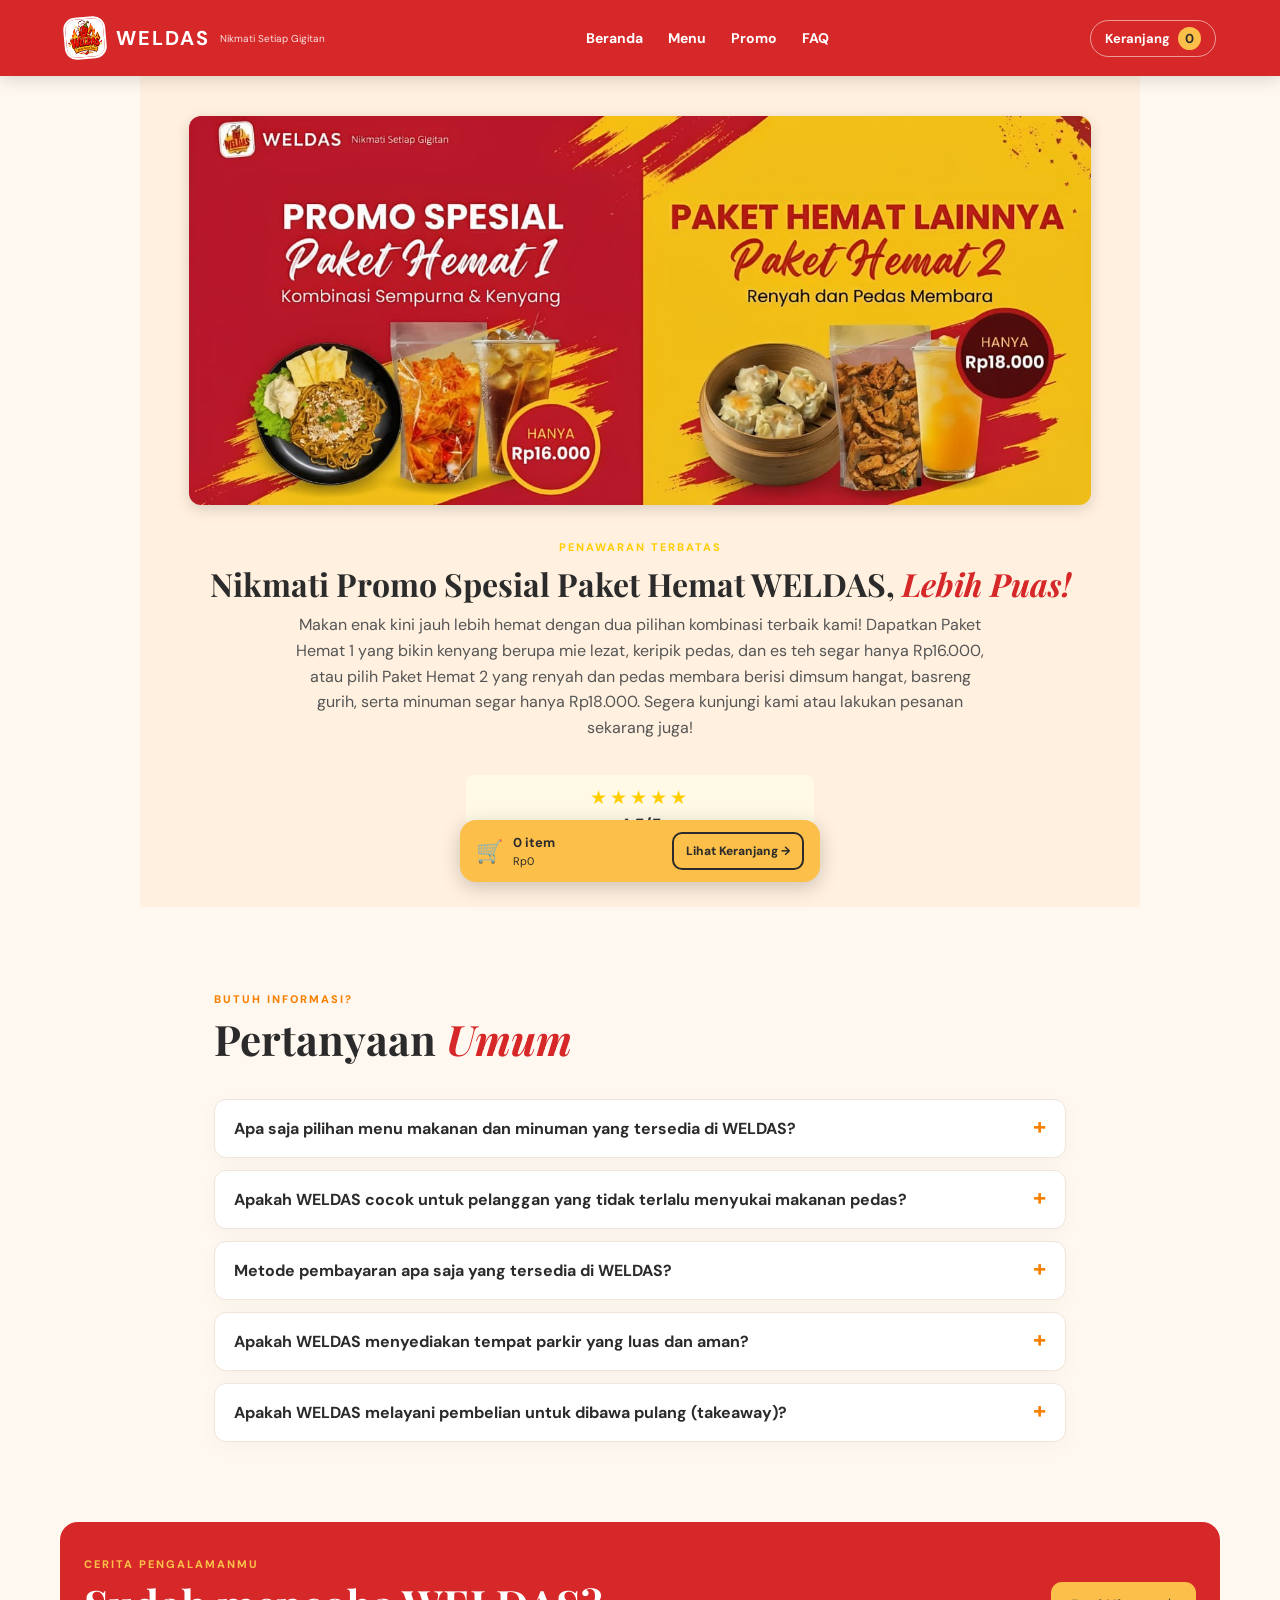
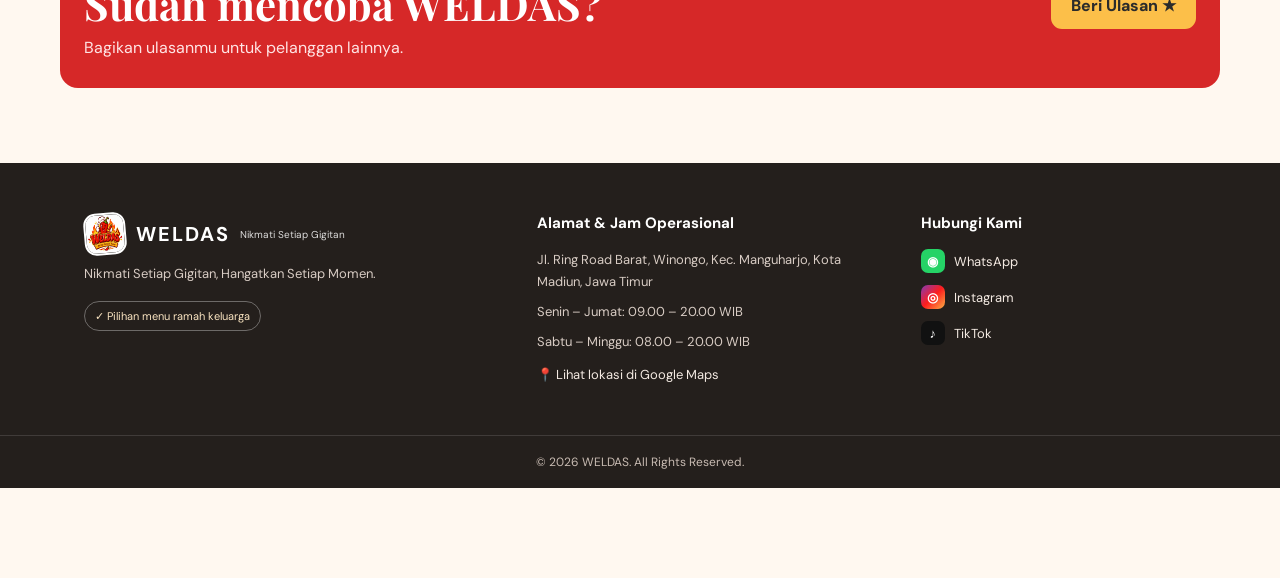
<file: weldas1/promo.html>
<!doctype html>
<html lang="id">
  <head>
    <meta charset="UTF-8" />
    <meta name="viewport" content="width=device-width, initial-scale=1.0" />
    <meta name="theme-color" content="#D62828" />
    <title>WELDAS | Tentang Kami</title>
    <link rel="stylesheet" href="style.css" />
    <script src="script.js" defer></script>
  </head>
  <body>
    <header class="header">
      <a href="#beranda" class="brand">
        <img src="images//images/logo weldas/logo weldas.jpeg" alt="logo WELDAS" class="brand-logo"
        <span><b>WELDAS</b><small>Nikmati Setiap Gigitan</small></span>
      </a>
      <nav>
  <a href="index.html">Beranda</a>
  <a href="menu.html">Menu</a>
  <a href="promo.html">Promo</a>
  <a href="faq.html">FAQ</a>
</nav>
      <a href="#keranjang" class="header-cart" id="headerCart">
        Keranjang <span id="headerCount">0</span>
      </a>
    </header>

    <main>
      
     <section class="about" id="promo" style="padding: 40px 20px; max-width: 1000px; margin: 0 auto;">
  <div class="about-inner section" style="display: flex; flex-direction: column; gap: 30px; align-items: center;">
    
    <!-- 1. Gambar Banner Promo Horizontal (Berdasarkan Referensi yang Diinginkan) -->
    <div class="promo-banner-container" style="width: 100%; overflow: hidden; border-radius: 12px; box-shadow: 0 4px 15px rgba(0,0,0,0.15);">
      <img src="images/images/promo banner/promo banner.jpeg" alt="Promo Spesial Paket Hemat Berdua WELDAS" style="width: 100%; height: auto; display: block;" />
    </div>

    <!-- 2. Informasi Detail, Teks Pendukung, & Rating di Bawah Gambar -->
    <div style="width: 100%; text-align: center;">
      <span class="eyebrow" style="color: #FFCD00; font-weight: bold; text-transform: uppercase;">Penawaran Terbatas</span>
      <h2 style="font-size: 2rem; margin: 10px 0;">Nikmati Promo Spesial Paket Hemat WELDAS, <em>Lebih Puas!</em></h2>
      <p style="max-width: 700px; margin: 0 auto 20px auto; color: #555; line-height: 1.6;">
       Makan enak kini jauh lebih hemat dengan dua pilihan kombinasi terbaik kami! Dapatkan Paket Hemat 1 yang bikin kenyang berupa mie lezat, keripik pedas, dan es teh segar hanya Rp16.000, atau pilih Paket Hemat 2 yang renyah dan pedas membara berisi dimsum hangat, basreng gurih, serta minuman segar hanya Rp18.000. Segera kunjungi kami atau lakukan pesanan sekarang juga!
      </p>

      <!-- Bagian Rating yang Tetap Dipertahankan (Sesuai Permintaan Anda) -->
      <div class="rating" style="display: inline-flex; flex-direction: column; align-items: center; gap: 4px; background: #FFF9E6; padding: 10px 25px; border-radius: 8px;">
        <span style="color: #FFCD00; font-size: 1.2rem;">★★★★★</span>
        <b style="font-size: 1.1rem; color: #333;">4.5/5</b>
        <small style="color: #666;">Rating WELDAS (Berdasarkan Ulasan Pelanggan)</small>
      </div>
    </div>

  </div>
</section>

      <!-- FAQ: lima pertanyaan dan jawaban lengkap -->
      <section class="section faq-section" id="faq">
        <div class="section-heading">
          <div>
            <span class="eyebrow">Butuh informasi?</span>
            <h2>Pertanyaan <em>Umum</em></h2>
          </div>
        </div>

        <div class="faq-list">
          <details>
            <summary>
              Apa saja pilihan menu makanan dan minuman yang tersedia di WELDAS?
            </summary>
            <p>
              WELDAS menyediakan berbagai pilihan menu, mulai dari makanan basah
              seperti Mie Jebew, Wonton Chili Oil, Tahu Gejrot, Dimsum, dan
              Cireng Kuah. Tersedia juga aneka makanan kering seperti Basreng,
              Makaroni, Kripik Kaca, Kripik Tempe, serta berbagai pilihan
              minuman dingin dan panas.
            </p>
          </details>

          <details>
            <summary>
              Apakah WELDAS cocok untuk pelanggan yang tidak terlalu menyukai
              makanan pedas?
            </summary>
            <p>
              Tentu saja! WELDAS menyediakan lima pilihan tingkat kepedasan,
              mulai dari Level 1 (Ringan) hingga Level 5 (Ekstra Pedas), khusus
              untuk makanan basah. Kamu bisa memilih tingkat kepedasan sesuai
              selera dan kemampuanmu.
            </p>
          </details>

          <details>
            <summary>
              Metode pembayaran apa saja yang tersedia di WELDAS?
            </summary>
            <p>
              WELDAS menyediakan dua metode pembayaran yang praktis, yaitu
              pembayaran tunai (cash) secara langsung di kasir dan pembayaran
              digital melalui QRIS yang dapat diakses melalui website WELDAS.
              Pelanggan bebas memilih metode pembayaran sesuai kenyamanan.
            </p>
          </details>

          <details>
            <summary>
              Apakah WELDAS menyediakan tempat parkir yang luas dan aman?
            </summary>
            <p>
              Tentu! WELDAS menyediakan area parkir bagi pelanggan yang datang
              berkunjung. Dengan adanya fasilitas ini, pelanggan dapat menikmati
              hidangan dengan lebih nyaman.
            </p>
          </details>

          <details>
            <summary>
              Apakah WELDAS melayani pembelian untuk dibawa pulang (takeaway)?
            </summary>
            <p>
              Tentu saja! Selain menikmati makanan langsung di tempat, pelanggan
              juga dapat memesan makanan untuk dibawa pulang (takeaway). Jadi,
              kamu tetap bisa menikmati hidangan favorit WELDAS di mana pun kamu
              berada.
            </p>
          </details>
        </div>
      </section>

      <section class="review-cta section">
        <div>
          <span class="eyebrow">Cerita pengalamanmu</span>
          <h2>Sudah mencoba WELDAS?</h2>
          <p>Bagikan ulasanmu untuk pelanggan lainnya.</p>
        </div>
        <button class="yellow-button" id="openReview">Beri Ulasan ★</button>
      </section>
    </main>

    <!-- FOOTER: alamat, jam buka, WhatsApp, Instagram, TikTok, Maps -->
    <footer class="footer">
      <div class="footer-grid section">
        <div>
          <a href="#beranda" class="brand">
            <img src="images/images/logo weldas/logo weldas.jpeg" alt="logo WELDAS" class="brand-logo"
            <span><b>WELDAS</b><small>Nikmati Setiap Gigitan</small></span>
          </a>
          <p>Nikmati Setiap Gigitan, Hangatkan Setiap Momen.</p>
          <span class="halal-note">✓ Pilihan menu ramah keluarga</span>
        </div>

        <div>
          <h3>Alamat & Jam Operasional</h3>
          <p>
            Jl. Ring Road Barat, Winongo, Kec. Manguharjo, Kota Madiun, Jawa
            Timur
          </p>
          <p>Senin – Jumat: 09.00 – 20.00 WIB</p>
          <p>Sabtu – Minggu: 08.00 – 20.00 WIB</p>
          <a
            href="https://maps.app.goo.gl/T5j5ChVFd34k3Gd1A?g_st=ac"
            target="_blank"
            rel="noopener noreferrer"
          >
            📍 Lihat lokasi di Google Maps
          </a>
        </div>

        <div>
          <h3>Hubungi Kami</h3>
          <a
            href="https://wa.me/6289518904367?text=Halo%20WELDAS%2C%20saya%20ingin%20bertanya."
            target="_blank"
            rel="noopener noreferrer"
          >
            <span class="social whatsapp">◉</span> WhatsApp
          </a>
          <a
            href="https://www.instagram.com/dell0vies?srtk=Y2R6aWxuaWFlOXpq"
            target="_blank"
            rel="noopener noreferrer"
          >
            <span class="social instagram">◎</span> Instagram
          </a>
          <a
            href="https://tiktok.com/@adwweelll"
            target="_blank"
            rel="noopener noreferrer"
          >
            <span class="social tiktok">♪</span> TikTok
          </a>
        </div>
      </div>
      <div class="copyright">© 2026 WELDAS. All Rights Reserved.</div>
    </footer>

    <!-- Keranjang tetap terlihat di bawah layar -->
    <div class="sticky-cart">
      <div class="sticky-info">
        <span>🛒</span>
        <div>
          <b id="stickyCount">0 item</b><small id="stickyTotal">Rp0</small>
        </div>
      </div>
      <button id="viewCart" class="view-cart">Lihat Keranjang →</button>
    </div>

    <!-- Modal pilihan pedas -->
    <div class="modal" id="spiceModal">
      <div class="backdrop" data-close="spiceModal"></div>
      <div class="dialog">
        <button class="x" data-close="spiceModal">×</button>
        <span class="eyebrow">Atur sesuai seleramu</span>
        <h2>Pilih tingkat pedas</h2>
        <p id="spiceName"></p>
        <div id="spiceChoices" class="spice-choices"></div>
        <button id="confirmSpice" class="action-button">
          Tambahkan ke Keranjang
        </button>
      </div>
    </div>

    <!-- Modal keranjang -->
    <div class="modal" id="cartModal">
      <div class="backdrop" data-close="cartModal"></div>
      <div class="dialog wide">
        <button class="x" data-close="cartModal">×</button>
        <span class="eyebrow">Pesananmu</span>
        <h2>Keranjang Belanja</h2>
        <div id="cartLines"></div>
        <div class="total-row"><b>Total</b><b id="cartTotal">Rp0</b></div>
        <button id="checkoutBtn" class="action-button">Lanjut Checkout</button>
      </div>
    </div>

    <!-- Modal checkout -->
    <div class="modal" id="checkoutModal">
      <div class="backdrop" data-close="checkoutModal"></div>
      <div class="dialog wide">
        <button class="x" data-close="checkoutModal">×</button>
        <span class="eyebrow">Satu langkah lagi</span>
        <h2>Konfirmasi Pesanan</h2>
        <label class="field"
          >Jenis pesanan
          <select id="orderType">
            <option value="Dine-in">Makan di tempat (Dine-in)</option>
            <option value="Takeaway">Dibawa pulang (Takeaway)</option>
          </select>
        </label>
        <p id="tableInfo" class="table-info"></p>
        <fieldset class="payments">
          <legend>Metode pembayaran</legend>
          <label
            ><input type="radio" name="payment" value="QRIS" checked /> QRIS
            (demo)</label
          >
          <label
            ><input type="radio" name="payment" value="Tunai" /> Tunai /
            Cash</label
          >
        </fieldset>
        <div id="checkoutSummary" class="checkout-summary"></div>
        <label class="consent"
          ><input type="checkbox" id="consent" /> Saya sudah memeriksa detail
          pesanan dan menyetujuinya.</label
        >
        <button id="placeOrder" class="action-button">Buat Pesanan</button>
      </div>
    </div>

    <!-- Modal pesanan berhasil -->
    <div class="modal" id="successModal">
      <div class="backdrop"></div>
      <div class="dialog wide">
        <div class="success-mark">✓</div>
        <span class="eyebrow">Pesanan berhasil dibuat</span>
        <h2>Terima kasih!</h2>
        <div id="receipt"></div>
        <button id="trackBtn" class="action-button">
          Lihat Status Pesanan
        </button>
      </div>
    </div>

    <!-- Pelacakan pesanan -->
    <section class="tracking" id="tracking" hidden>
      <div class="tracking-card">
        <button id="closeTracking" class="x">×</button>
        <span class="eyebrow">Pantau pesananmu</span>
        <h2>Status Pesanan</h2>
        <b id="trackingId"></b>
        <p class="muted">
          Status ini merupakan simulasi website demo, bukan pembaruan langsung
          dari dapur.
        </p>
        <ol id="timeline" class="timeline"></ol>
        <button id="enableNotifications" class="yellow-button">
          Aktifkan Notifikasi Status
        </button>
        <p id="notificationInfo" class="muted">
          Notifikasi memerlukan izin browser dan website tetap terbuka.
        </p>
      </div>
    </section>

    <!-- Modal ulasan -->
    <div class="modal" id="reviewModal">
      <div class="backdrop" data-close="reviewModal"></div>
      <div class="dialog">
        <button class="x" data-close="reviewModal">×</button>
        <span class="eyebrow">Ulasan pelanggan</span>
        <h2>Bagaimana pengalamanmu?</h2>
        <div id="stars" class="stars">
          <button data-rating="1">★</button>
          <button data-rating="2">★</button>
          <button data-rating="3">★</button>
          <button data-rating="4">★</button>
          <button data-rating="5">★</button>
        </div>
        <label class="field"
          >Komentar
          <textarea
            id="reviewText"
            rows="4"
            placeholder="Ceritakan pengalamanmu..."
          ></textarea>
        </label>
        <button id="sendReview" class="action-button">Kirim Ulasan</button>
        <p id="reviewInfo" class="muted"></p>
      </div>
    </div>

    <div class="toast" id="toast" role="status" aria-live="polite"></div>
  </body>
</html>
</file>
<file: weldas1/style.css>
@import url('https://fonts.googleapis.com/css2?family=DM+Sans:wght@400;500;600;700;800&family=Playfair+Display:wght@600;700;800&display=swap');

:root {
  --red:#D62828;
  --orange:#F77F00;
  --yellow:#FCBF49;
  --cream:#FFF8F0;
  --black:#2B2B2B;
  --white:#fff;
  --muted:#786f68;
  --shadow:0 12px 35px #2b2b2b12;
}

*{box-sizing:border-box}
html{scroll-behavior:smooth;scroll-padding-top:85px}
body{margin:0;padding-bottom:90px;background:var(--cream);color:var(--black);font-family:'DM Sans',sans-serif}
button,input,select,textarea{font:inherit}
a{color:inherit;text-decoration:none}
.section{max-width:1160px;margin:auto;padding-left:24px;padding-right:24px}

/* HEADER */
.header{
  height:76px;background:var(--red);color:white;
  display:flex;align-items:center;justify-content:space-between;
  padding:0 max(calc((100% - 1160px)/2),5%);
  position:sticky;top:0;z-index:20;box-shadow:0 4px 16px #0002;
}
.brand{display:flex;align-items:center;gap:10px;color:white}
.brand-logo{
  width:42px;height:42px;border:2px solid white;border-radius:12px;
  display:grid;place-items:center;font:800 25px 'Playfair Display';
  transform:rotate(-5deg)
}
.brand b{display:block;font-size:20px;letter-spacing:2px}
.brand small{display:block;font-size:10px;opacity:.85}
.header nav{display:flex;gap:25px;font-size:14px;font-weight:700}
.header nav a:hover{color:var(--yellow)}
.header-cart{border:1px solid #ffffff88;padding:9px 14px;border-radius:30px;font-size:13px;font-weight:700}
.header-cart span{background:var(--yellow);color:var(--black);padding:3px 7px;border-radius:20px;margin-left:5px}

/* HERO */
.hero{
  min-height:470px;background:var(--red);color:white;
  display:flex;align-items:center;justify-content:space-between;
  padding:60px max(calc((100% - 1100px)/2),7%);overflow:hidden
}
.hero-text{max-width:590px;z-index:1}
.eyebrow{font-size:11px;text-transform:uppercase;letter-spacing:2px;font-weight:800;color:var(--orange)}
.hero .eyebrow{color:var(--yellow)}
h1,h2{font-family:'Playfair Display',serif;line-height:1.14;margin:10px 0 17px}
h1{font-size:clamp(37px,5vw,61px)}
h1 em{color:var(--yellow);font-style:normal}
.hero-text p{line-height:1.8;color:#ffeded;max-width:470px}
.yellow-button{
  display:inline-flex;align-items:center;justify-content:center;gap:12px;
  background:var(--yellow);color:var(--black);font-weight:800;
  border:0;border-radius:11px;padding:13px 20px;cursor:pointer;transition:.2s
}
.yellow-button:hover,.view-cart:hover,.action-button:hover{transform:translateY(-2px);filter:brightness(.97)}
.hero-text .yellow-button{margin-top:15px}
.hero-art{position:relative;width:380px;height:320px;flex-shrink:0}
.bowl{
  position:absolute;bottom:38px;left:65px;width:250px;height:115px;
  border-radius:20px 20px 130px 130px;background:var(--yellow);
  border:8px solid #fff1d0;display:grid;place-items:center;
  color:var(--red);font:800 40px 'Playfair Display';
  box-shadow:0 22px 0 -12px #a91419
}
.bowl:before{
  content:"";position:absolute;top:-16px;left:-8px;width:250px;height:35px;
  border-radius:50%;background:#fff1d0;border:7px solid white
}
.bowl-base{position:absolute;bottom:19px;left:140px;width:100px;height:12px;background:#a91419;border-radius:50%}
.chopstick{position:absolute;z-index:2;top:0;left:185px;width:7px;height:190px;border-radius:9px;background:#f8dca0;transform:rotate(35deg)}
.chopstick-two{left:218px;transform:rotate(43deg)}
.noodles{position:absolute;z-index:3;top:25px;left:90px;width:240px;height:190px;overflow:visible}
.noodles path{
  fill:none;stroke:#ffe8a8;stroke-width:6;stroke-linecap:round;
  stroke-dasharray:230;animation:lift 2.7s ease-in-out infinite alternate
}
.noodles path:nth-child(2){animation-delay:.2s}
.noodles path:nth-child(3){animation-delay:.4s}
.noodles path:nth-child(4){animation-delay:.6s}
@keyframes lift{from{transform:translateY(12px)}to{transform:translateY(-9px)}}
.spark{position:absolute;color:var(--yellow);font-size:27px}
.spark-one{right:20px;top:45px}.spark-two{left:10px;bottom:95px}

/* MENU */
.section-heading{display:flex;justify-content:space-between;align-items:end;margin-bottom:27px}
.section-heading h2,.about h2,.review-cta h2{font-size:clamp(30px,4vw,42px);margin:8px 0}
.section-heading h2 em,.about h2 em{color:var(--red)}
.section-heading>p{color:var(--muted)}
.menu-section{padding-top:80px;padding-bottom:85px}
.menu-tools{display:flex;justify-content:space-between;align-items:center;gap:15px;flex-wrap:wrap;margin-bottom:26px}
.search{
  height:44px;width:255px;background:white;border:1px solid #eadfd3;
  border-radius:11px;display:flex;align-items:center;padding:0 13px;gap:8px
}
.search span{font-size:23px;color:var(--orange)}
.search input{border:0;outline:0;width:100%;background:transparent}
.filters{display:flex;gap:8px;flex-wrap:wrap}
.filter{
  background:white;border:1px solid #eadfd3;border-radius:30px;
  padding:9px 13px;font-size:12px;font-weight:700;cursor:pointer;white-space:nowrap
}
.filter.active,.filter:hover{background:var(--red);border-color:var(--red);color:white}
.product-grid{display:grid;grid-template-columns:repeat(4,1fr);gap:21px}
.product-card{background:white;border-radius:17px;overflow:hidden;box-shadow:var(--shadow);display:flex;flex-direction:column;transition:transform .2s}
.product-card:hover{transform:translateY(-4px)}
.product-image{width:100%;height:160px;object-fit:cover;background:#f1e4d8}
.product-body{padding:15px;display:flex;flex-direction:column;flex:1}
.product-category{font-size:10px;color:var(--orange);font-weight:800;text-transform:uppercase;letter-spacing:1px}
.product-body h3{font-size:16px;margin:7px 0}
.price{color:var(--red);font-weight:800;margin:0 0 12px}
.add-button{margin-top:auto;width:100%;border:0;border-radius:9px;background:var(--red);color:white;padding:10px;font-weight:800;cursor:pointer}
.add-button:disabled{background:#c9c4bf;color:#68615c;cursor:not-allowed}
.stock{font-size:11px;color:#b42318;font-weight:700;margin-bottom:6px}
.empty{text-align:center;color:var(--muted);padding:30px}

/* ABOUT AND FAQ */
.about{background:#fff0df;padding:65px 0}
.about-inner{display:grid;grid-template-columns:230px 1fr;gap:55px;align-items:center;max-width:950px}
.about-stamp{
  width:190px;height:190px;border-radius:50%;background:var(--red);color:white;
  display:grid;place-content:center;text-align:center;font:800 34px 'Playfair Display';
  box-shadow:13px 13px 0 var(--yellow);transform:rotate(-6deg)
}
.about-stamp small{font:500 12px 'DM Sans';letter-spacing:2px}
.about p{line-height:1.8;color:#665c54}
.rating{display:flex;align-items:center;gap:12px;margin-top:15px}
.rating span{color:var(--orange);letter-spacing:3px}
.rating small{color:var(--muted)}
.faq-section{max-width:900px;padding-top:80px;padding-bottom:80px}
.faq-list{display:grid;gap:12px}
.faq-list details{background:white;border:1px solid #f0e5da;border-radius:12px;padding:0 19px;box-shadow:0 5px 20px #00000008}
.faq-list summary{position:relative;list-style:none;padding:18px 28px 18px 0;font-weight:700;cursor:pointer}
.faq-list summary::-webkit-details-marker{display:none}
.faq-list summary:after{content:"+";position:absolute;right:0;top:11px;font-size:23px;color:var(--orange)}
.faq-list details[open] summary:after{content:"−"}
.faq-list details p{font-size:14px;line-height:1.75;color:#6d625a;margin:0;padding:0 0 18px}

/* REVIEW CTA */
.review-cta{
  background:var(--red);color:white;border-radius:18px;margin-bottom:75px;
  padding-top:30px;padding-bottom:30px;display:flex;justify-content:space-between;align-items:center;gap:20px
}
.review-cta .eyebrow{color:var(--yellow)}
.review-cta h2{margin:8px 0}
.review-cta p{margin:0;color:#ffe5e5}

/* FOOTER */
.footer{background:#241f1c;color:white}
.footer-grid{padding-top:50px;padding-bottom:40px;display:grid;grid-template-columns:1.2fr 1fr .8fr;gap:40px}
.footer-grid h3{font-size:15px;margin:0 0 16px}
.footer-grid p{font-size:13px;line-height:1.7;color:#d8ccc4;margin:8px 0}
.footer-grid>div>a:not(.brand){display:flex;align-items:center;gap:9px;font-size:13px;color:#f4eae2;margin:12px 0}
.footer-grid>div>a:hover{color:var(--yellow)}
.halal-note{display:inline-block;border:1px solid #ffffff55;border-radius:25px;padding:7px 10px;font-size:11px;color:#fbe5c2;margin-top:8px}
.social{width:24px;height:24px;display:grid;place-items:center;border-radius:7px;font-weight:800}
.whatsapp{background:#25D366;color:white}
.instagram{background:linear-gradient(135deg,#833ab4,#fd1d1d,#fcb045);color:white}
.tiktok{background:#111;color:white}
.copyright{text-align:center;border-top:1px solid #ffffff20;padding:18px;font-size:12px;color:#c8bbb2}

/* STICKY CART - KECIL DI TENGAH BAWAH */
.sticky-cart{
  position:fixed;
  z-index:30;
  left:50%;
  bottom:18px;
  transform:translateX(-50%);
  width:calc(100% - 32px);
  max-width:360px;
  min-height:auto;
  background:var(--yellow);
  color:var(--black);
  display:flex;
  justify-content:space-between;
  align-items:center;
  gap:12px;
  padding:12px 16px;
  border-radius:16px;
  box-shadow:0 5px 20px #0003;
}

.sticky-info{
  display:flex;
  align-items:center;
  gap:10px;
  font-size:22px;
}

.sticky-info b,
.sticky-info small{
  display:block;
  font-size:13px;
}

.sticky-info small{
  font-size:11px;
  margin-top:3px;
}

.view-cart{
  flex-shrink:0;
  background:var(--yellow);
  color:var(--black);
  border:2px solid var(--black);
  border-radius:10px;
  padding:9px 12px;
  font-size:12px;
  font-weight:800;
  cursor:pointer;
  transition:.2s;
}

/* MODALS */
.modal{display:none;position:fixed;inset:0;z-index:60;align-items:center;justify-content:center;padding:17px}
.modal.open{display:flex}
.backdrop{position:absolute;inset:0;background:#1d1714bb;backdrop-filter:blur(3px)}
.dialog{
  position:relative;background:var(--cream);width:min(100%,470px);max-height:90vh;
  overflow:auto;border-radius:19px;padding:28px;box-shadow:0 25px 80px #0004;
  animation:appear .2s
}
.dialog.wide{width:min(100%,620px)}
@keyframes appear{from{opacity:0;transform:translateY(10px)}to{opacity:1;transform:translateY(0)}}
.dialog h2,.tracking-card h2{font-size:29px;margin:8px 0 13px}
.x{position:absolute;right:16px;top:12px;border:0;background:transparent;font-size:28px;cursor:pointer;color:#756b63}
.spice-choices{display:grid;gap:9px;margin:18px 0}
.spice-choice{display:flex;gap:10px;align-items:center;background:white;border:1px solid #e8d9cb;padding:12px;border-radius:10px;cursor:pointer}
.spice-choice:has(input:checked){border-color:var(--orange);background:#fff0df}
.action-button{display:block;width:100%;margin-top:14px;border:0;border-radius:10px;background:var(--red);color:white;padding:13px;font-weight:800;cursor:pointer;transition:.2s}
.cart-line{border-bottom:1px solid #e9ded4;padding:14px 0}
.cart-top{display:flex;justify-content:space-between;gap:10px}
.cart-top small{display:block;color:var(--muted);margin-top:4px}
.cart-line textarea{width:100%;margin:9px 0 5px;border:1px solid #e4d8ce;border-radius:8px;padding:9px;resize:vertical}
.cart-controls{display:flex;align-items:center;gap:9px}
.qty,.remove{border:0;border-radius:7px;padding:5px 10px;cursor:pointer}
.qty{background:#f4e4d2}
.remove{background:#fee4e2;color:#a31b16;margin-left:auto}
.total-row{display:flex;justify-content:space-between;padding:17px 0;font-size:18px}
.field{display:grid;gap:8px;margin:15px 0;font-size:13px;font-weight:700}
.field select,.field textarea{border:1px solid #e5d8cb;border-radius:9px;background:white;padding:11px;color:var(--black)}
.table-info{background:#fff0df;border-radius:8px;padding:10px;font-size:13px}
.payments{border:1px solid #e7d9cd;border-radius:10px;padding:12px;display:flex;gap:20px;flex-wrap:wrap}
.payments legend{font-size:13px;font-weight:800}
.payments label,.consent{font-size:13px}
.checkout-summary{background:white;border-radius:10px;padding:14px;margin-top:15px;font-size:13px;line-height:1.8}
.consent{display:flex;gap:8px;align-items:flex-start;margin-top:14px}
.success-mark{width:55px;height:55px;border-radius:50%;background:#d8f4df;color:#198044;display:grid;place-items:center;font-size:30px;margin-bottom:15px}
.receipt{background:white;border-radius:10px;padding:14px;margin:15px 0;font-size:13px;line-height:1.8}

/* TRACKING */
.tracking{position:fixed;inset:0;z-index:55;overflow:auto;background:var(--cream);padding:25px 18px}
.tracking-card{position:relative;max-width:620px;margin:15px auto;background:white;border-radius:18px;padding:30px;box-shadow:var(--shadow)}
.tracking-card>.x{background:#f5e9df;border-radius:7px;padding:4px 10px}
.muted{font-size:12px;line-height:1.6;color:var(--muted)}
.timeline{list-style:none;padding:12px 0;margin:22px 0}
.timeline li{position:relative;min-height:65px;padding:0 0 25px 48px;color:#aaa}
.timeline li:before{content:"";position:absolute;left:15px;top:29px;bottom:-2px;width:2px;background:#e7e1dc}
.timeline li:last-child:before{display:none}
.dot{position:absolute;left:0;top:0;width:32px;height:32px;border-radius:50%;background:#eee;color:#aaa;display:grid;place-items:center;z-index:1}
.timeline li.done{color:var(--black)}
.timeline li.done .dot{background:#d9f2df;color:#188044}
.timeline li.active{color:var(--red);font-weight:800}
.timeline li.active .dot{background:var(--red);color:white;box-shadow:0 0 0 5px #fce1df}
.timeline time{display:block;font-size:11px;color:var(--muted);font-weight:400;margin-top:4px}

/* RATING AND TOAST */
.stars{display:flex;gap:8px;margin:14px 0}
.stars button{border:0;background:none;color:#d8cec3;font-size:32px;padding:0;cursor:pointer}
.stars button.selected{color:var(--orange)}
.toast{
  position:fixed;z-index:100;bottom:100px;left:50%;transform:translate(-50%,12px);
  opacity:0;pointer-events:none;background:var(--black);color:white;padding:12px 18px;
  border-radius:9px;font-size:13px;transition:.2s;text-align:center;max-width:90%
}
.toast.show{opacity:1;transform:translate(-50%,0)}
[hidden]{display:none!important}

/* RESPONSIVE */
@media(max-width:900px){
  .product-grid{grid-template-columns:repeat(3,1fr)}
  .hero{padding-left:6%;padding-right:6%}
  .hero-art{transform:scale(.85);transform-origin:center right;width:330px}
}

@media(max-width:650px){
  .header{height:67px;padding:0 15px}
  .header nav{display:none}
  .brand-logo{width:37px;height:37px}
  .header-cart{padding:8px 10px}
  .hero{min-height:590px;display:block;text-align:center;padding:48px 23px 0}
  .hero-text p{margin:auto}
  .hero-art{margin:15px auto 0;transform:scale(.83);transform-origin:top center;height:265px;max-width:100%}
  .menu-section{padding-top:55px;padding-bottom:60px}
  .section-heading{display:block}
  .section-heading>p{margin-top:0}
  .menu-tools{align-items:stretch}
  .search{width:100%}
  .filters{flex-wrap:nowrap;overflow-x:auto;padding-bottom:5px}
  .product-grid{grid-template-columns:repeat(2,minmax(0,1fr));gap:12px}
  .product-image{height:125px}
  .product-body{padding:11px}
  .product-body h3{font-size:14px;min-height:33px}
  .price{font-size:14px}
  .add-button{font-size:12px;padding:9px 4px}
  .about-inner{grid-template-columns:1fr;gap:35px;text-align:center}
  .about-stamp{margin:auto;width:165px;height:165px;font-size:30px}
  .rating{justify-content:center}
  .faq-section{padding-top:55px;padding-bottom:55px}
  .review-cta{display:block;text-align:center;margin:0 14px 55px}
  .review-cta .yellow-button{margin-top:18px}
  .footer-grid{grid-template-columns:1fr;gap:25px;padding-top:38px;padding-bottom:28px}

  .sticky-cart{
    width:calc(100% - 48px);
    max-width:340px;
    bottom:12px;
    padding:10px 12px;
    gap:8px;
  }

  .sticky-info{
    gap:8px;
    font-size:20px;
  }

  .sticky-info b{
    font-size:12px;
  }

  .sticky-info small{
    font-size:10px;
  }

  .view-cart{
    padding:8px 10px;
    font-size:11px;
  }

  .dialog{padding:24px 19px}
  .tracking-card{padding:25px 19px}
}

@media(prefers-reduced-motion:reduce){
  *,*::before,*::after{
    scroll-behavior:auto!important;
    animation-duration:.01ms!important;
    animation-iteration-count:1!important;
    transition-duration:.01ms!important
  }
}
</file>
